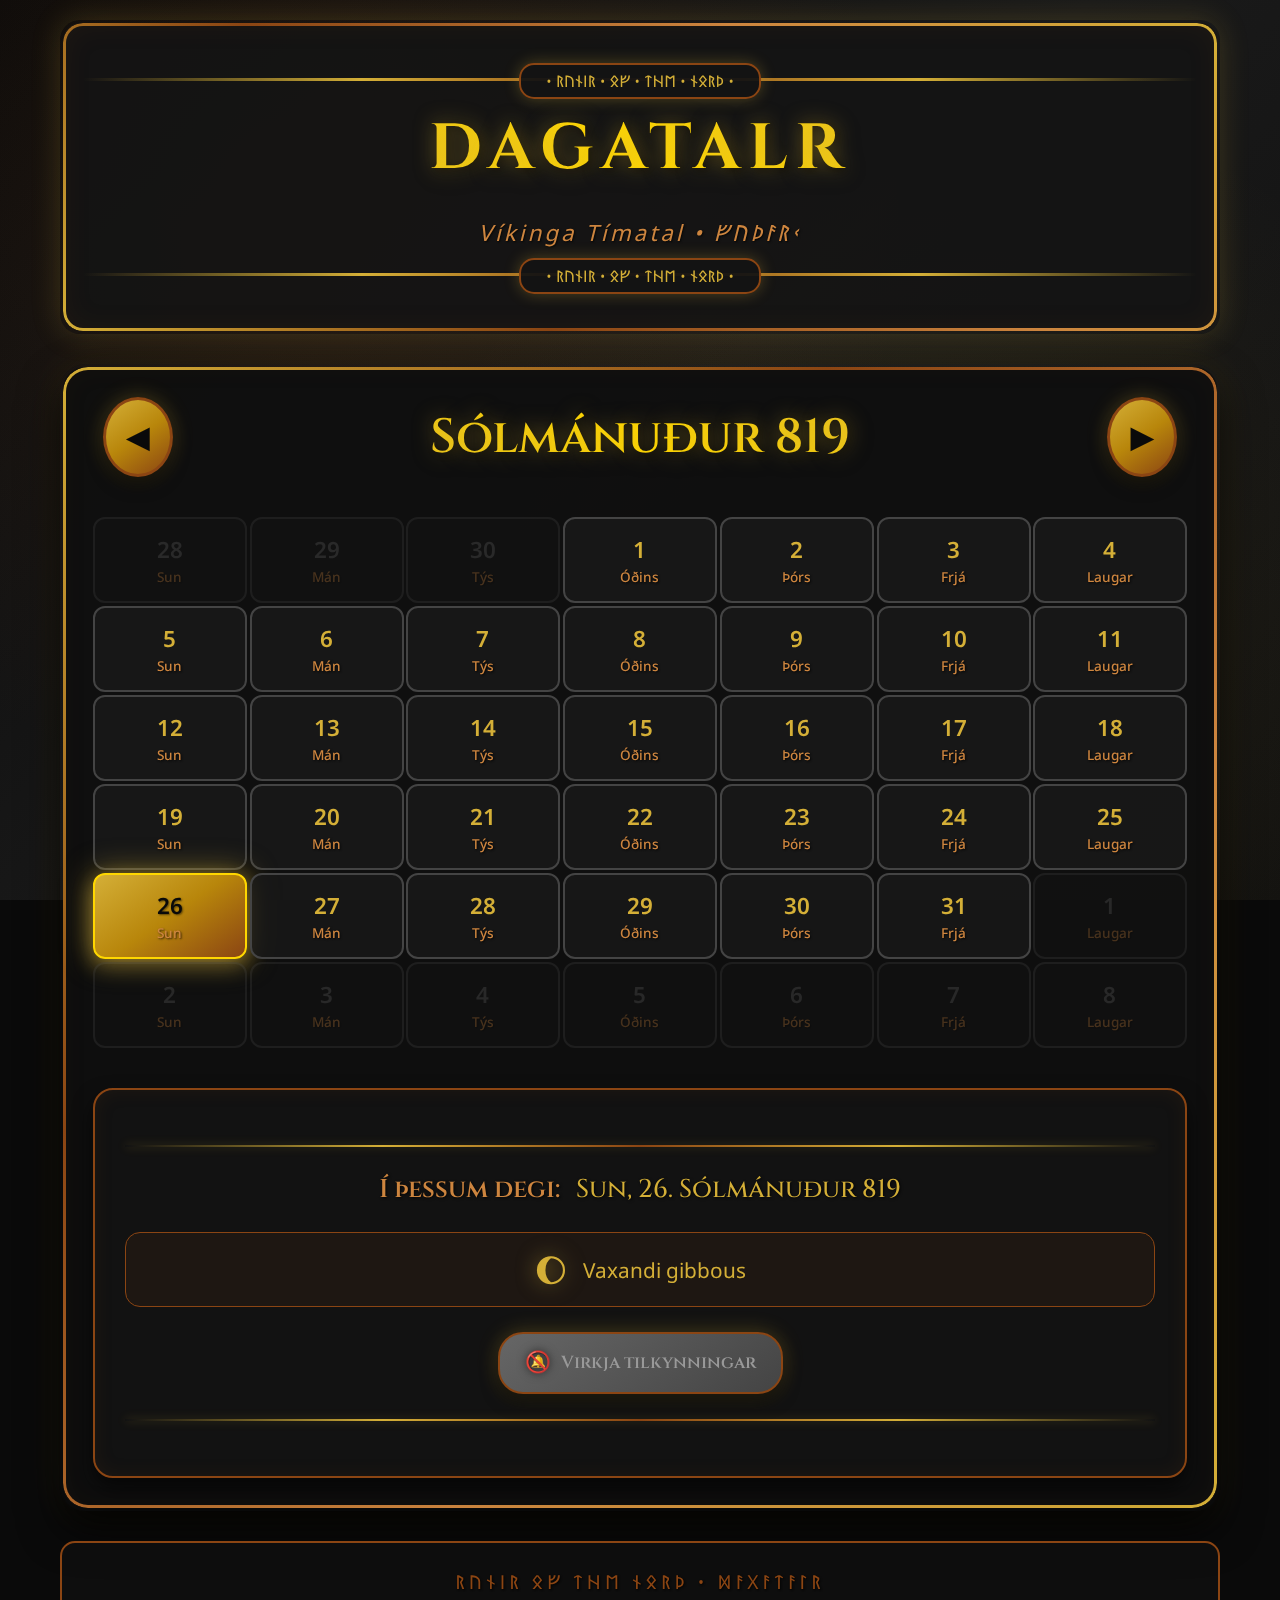
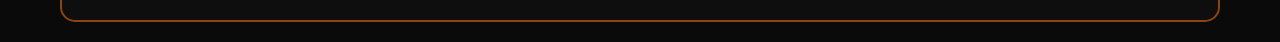
<file: index.html>
<html lang="en">
<head>
    <meta charset="UTF-8">
    <meta name="viewport" content="width=device-width, initial-scale=1.0, user-scalable=no">
    <title>Dagatalr - Viking Norse Calendar</title>
    <link rel="stylesheet" href="styles.css">
    <link rel="preconnect" href="https://fonts.googleapis.com">
    <link rel="preconnect" href="https://fonts.gstatic.com" crossorigin>
    <link href="https://fonts.googleapis.com/css2?family=Cinzel:wght@400;500;600;700&family=Noto+Sans:wght@300;400;500;600&family=Noto+Sans+Runic&display=swap" rel="stylesheet">
    <link rel="manifest" href="manifest.json">
    <meta name="theme-color" content="#d4af37">
    <meta name="apple-mobile-web-app-capable" content="yes">
    <meta name="apple-mobile-web-app-status-bar-style" content="black-translucent">
    <meta name="apple-mobile-web-app-title" content="Dagatalr">
    <link rel="apple-touch-icon" href="icon-192.png">
    <link rel="icon" type="image/png" sizes="192x192" href="icon-192.png">
    <link rel="icon" type="image/png" sizes="512x512" href="icon-512.png">
</head>
<body>
    <div class="container">
        <header class="header">
            <div class="runes-border"></div>
            <h1 class="title">DAGATALR</h1>
            <p class="subtitle">Víkinga Tímatal • ᚠᚢᚦᚨᚱᚲ</p>
            <div class="runes-border"></div>
        </header>

        <main class="main">
            <div class="calendar-controls">
                <button class="control-btn" id="prevMonth">◀</button>
                <div class="month-year-display">
                    <h2 id="monthYear"></h2>
                </div>
                <button class="control-btn" id="nextMonth">▶</button>
            </div>

            <div class="calendar-grid">
                <div class="days-container" id="daysContainer"></div>
            </div>

            <div class="current-date-display">
                <div class="rune-divider"></div>
                <div class="current-date">
                    <span class="current-label">Í þessum degi:</span>
                    <span id="currentVikingDate"></span>
                </div>
                <div class="moon-phase">
                    <span class="moon-icon" id="moonPhase">🌙</span>
                    <span id="moonPhaseName"></span>
                </div>
                <div class="notification-controls">
                    <button class="notification-btn" id="notificationToggle">
                        <span id="notificationIcon">🔔</span>
                        <span id="notificationText">Vekja tilkynningar</span>
                    </button>
                </div>
                <div class="rune-divider"></div>
            </div>
        </main>

        <footer class="footer">
            <div class="runes-text">ᚱᚢᚾᛁᚱ ᛟᚠ ᛏᚺᛖ ᚾᛟᚱᚦ ᛫ ᛞᚨᚷᚨᛏᚨᛚᚱ</div>
        </footer>
    </div>

    <script src="script.js"></script>
</body>
</html>
</file>
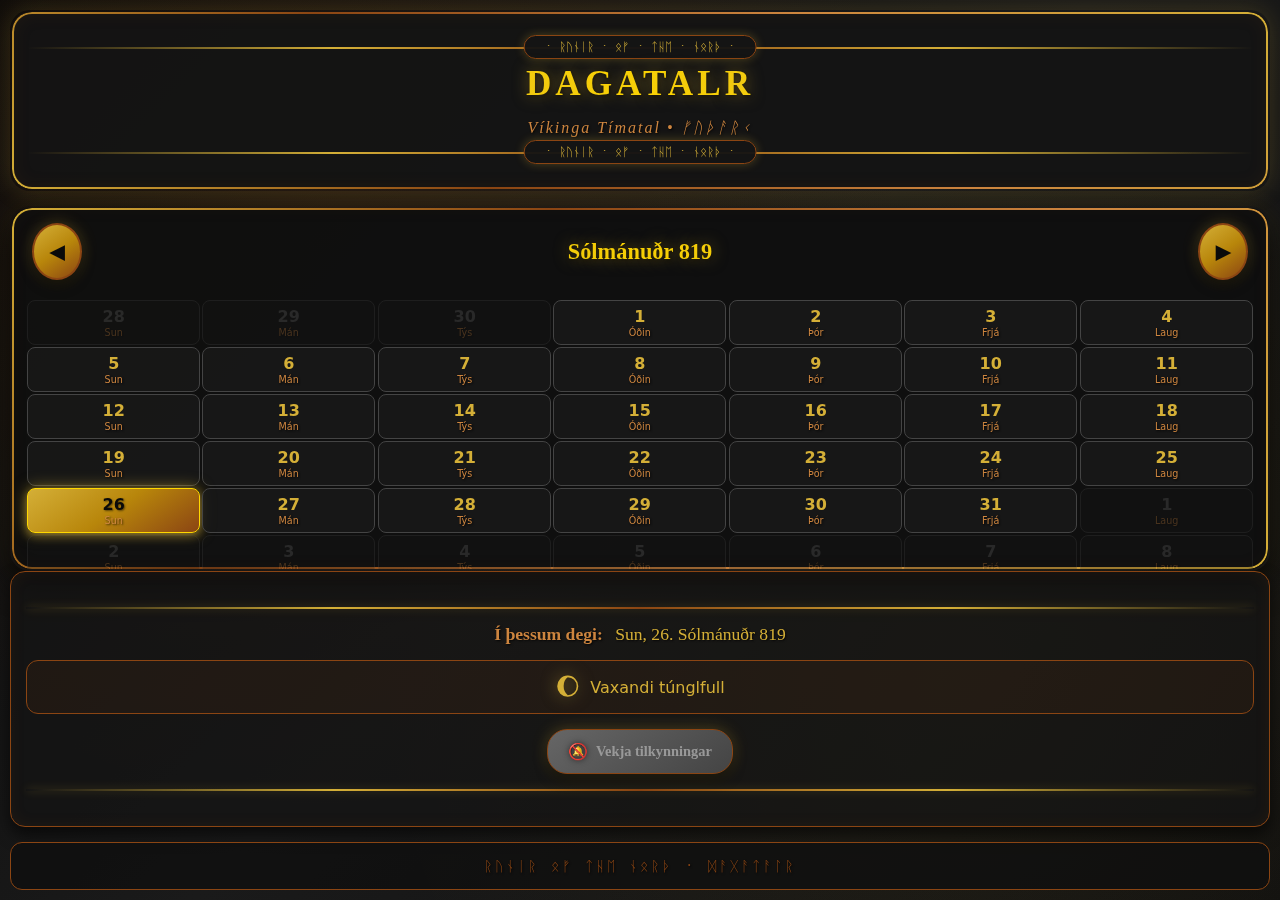
<file: android.html>
<!DOCTYPE html>
<html lang="en">
<head>
    <meta charset="UTF-8">
    <meta name="viewport" content="width=device-width, initial-scale=1.0, maximum-scale=1.0, user-scalable=no, viewport-fit=cover">
    <title>Dagatalr - Viking Norse Calendar | Android</title>
    <link rel="preconnect" href="https://fonts.googleapis.com">
    <link rel="preconnect" href="https://fonts.gstatic.com" crossorigin>
    <link href="https://fonts.googleapis.com/css2?family=Cinzel:wght@400;500;600;700&family=Noto+Sans:wght@300;400;500;600&family=Noto+Sans+Runic&display=swap" rel="stylesheet">
    <link rel="manifest" href="manifest.json">
    <meta name="theme-color" content="#d4af37">
    <meta name="apple-mobile-web-app-capable" content="yes">
    <meta name="apple-mobile-web-app-status-bar-style" content="black-translucent">
    <meta name="apple-mobile-web-app-title" content="Dagatalr">
    <meta name="mobile-web-app-capable" content="yes">
    <meta name="format-detection" content="telephone=no">
    <meta name="msapplication-TileColor" content="#d4af37">
    <meta name="msapplication-config" content="browserconfig.xml">
    <link rel="apple-touch-icon" href="icon-192.png">
    <link rel="icon" type="image/png" sizes="192x192" href="icon-192.png">
    <link rel="icon" type="image/png" sizes="512x512" href="icon-512.png">
    <style>
        * {
            margin: 0;
            padding: 0;
            box-sizing: border-box;
            -webkit-tap-highlight-color: transparent;
            -webkit-touch-callout: none;
            -webkit-user-select: none;
            -moz-user-select: none;
            -ms-user-select: none;
            user-select: none;
        }

        @import url('https://fonts.googleapis.com/css2?family=Noto+Sans+Runic&display=swap');

        @font-face {
            font-family: 'Elder Futhark';
            src: local('Noto Sans Runic'),
                 local('DejaVu Sans'),
                 local('Liberation Sans'),
                 local('FreeSans'),
                 local('Arial Unicode MS'),
                 local('Lucida Sans Unicode'),
                 local('Code2000'),
                 local('Symbola'),
                 local('Unifont');
            font-display: swap;
            unicode-range: U+16A0-16FF;
        }

        html {
            height: 100%;
            height: 100vh;
            height: -webkit-fill-available;
            overflow: hidden;
        }

        body {
            font-family: 'Noto Sans', 'DejaVu Sans', 'Liberation Sans', 'FreeSans', sans-serif;
            background: #0a0a0a;
            color: #d4af37;
            height: 100%;
            height: 100vh;
            height: -webkit-fill-available;
            background-image: 
                radial-gradient(circle at 25% 25%, rgba(139, 69, 19, 0.15) 0%, transparent 50%),
                radial-gradient(circle at 75% 75%, rgba(212, 175, 55, 0.08) 0%, transparent 50%),
                linear-gradient(135deg, #0a0a0a 0%, #1a1a1a 50%, #0f0f0f 100%);
            background-attachment: fixed;
            overflow: hidden;
            touch-action: manipulation;
            -webkit-font-smoothing: antialiased;
            -moz-osx-font-smoothing: grayscale;
            text-rendering: optimizeLegibility;
            -webkit-text-size-adjust: 100%;
            -ms-text-size-adjust: 100%;
            -webkit-transform: translateZ(0);
            transform: translateZ(0);
            position: fixed;
            width: 100%;
        }

        .container {
            height: 100%;
            height: 100vh;
            height: -webkit-fill-available;
            padding: env(safe-area-inset-top, 10px) env(safe-area-inset-right, 10px) env(safe-area-inset-bottom, 10px) env(safe-area-inset-left, 10px);
            display: flex;
            flex-direction: column;
            overflow-y: auto;
            overflow-x: hidden;
            -webkit-overflow-scrolling: touch;
            overscroll-behavior: contain;
            position: relative;
            will-change: scroll-position;
        }

        .header {
            text-align: center;
            margin-bottom: 15px;
            position: relative;
            background: rgba(20, 20, 20, 0.95);
            padding: 20px 15px;
            border-radius: 20px;
            border: 2px solid transparent;
            background-clip: padding-box;
            box-shadow: 
                0 0 25px rgba(212, 175, 55, 0.2),
                inset 0 0 20px rgba(139, 69, 19, 0.1);
            will-change: transform;
            -webkit-backface-visibility: hidden;
            backface-visibility: hidden;
            flex-shrink: 0;
        }

        .header::before {
            content: '';
            position: absolute;
            top: 0;
            left: 0;
            right: 0;
            bottom: 0;
            background: linear-gradient(45deg, #d4af37, #8b4513, #cd853f, #d4af37);
            border-radius: 20px;
            padding: 2px;
            mask: linear-gradient(#fff 0 0) content-box, linear-gradient(#fff 0 0);
            mask-composite: exclude;
            -webkit-mask-composite: xor;
            z-index: -1;
        }

        .runes-border {
            height: 2px;
            background: linear-gradient(90deg, transparent, #d4af37, #8b4513, #d4af37, transparent);
            margin: 15px 0;
            position: relative;
            border-radius: 2px;
        }

        .runes-border::before {
            content: '᛫ ᚱᚢᚾᛁᚱ ᛫ ᛟᚠ ᛫ ᛏᚺᛖ ᛫ ᚾᛟᚱᚦ ᛫';
            position: absolute;
            top: -12px;
            left: 50%;
            transform: translateX(-50%);
            background: rgba(20, 20, 20, 0.95);
            padding: 4px 20px;
            font-size: 12px;
            color: #d4af37;
            border-radius: 12px;
            border: 1px solid #8b4513;
            box-shadow: 0 0 10px rgba(212, 175, 55, 0.3);
            font-family: 'Elder Futhark', 'Noto Sans Runic', monospace;
            white-space: nowrap;
        }

        .title {
            font-family: 'Cinzel', serif;
            font-size: 2.2rem;
            font-weight: 700;
            background: linear-gradient(45deg, #d4af37, #ffd700, #d4af37);
            -webkit-background-clip: text;
            -webkit-text-fill-color: transparent;
            background-clip: text;
            text-shadow: 0 0 15px rgba(212, 175, 55, 0.5);
            letter-spacing: 4px;
            margin: 15px 0;
            filter: drop-shadow(1px 1px 2px rgba(0, 0, 0, 0.8));
            -webkit-font-smoothing: antialiased;
        }

        .subtitle {
            font-size: 1rem;
            color: #cd853f;
            font-style: italic;
            letter-spacing: 2px;
            font-weight: 300;
            text-shadow: 1px 1px 2px rgba(0, 0, 0, 0.7);
            font-family: 'Elder Futhark', 'Noto Sans Runic', serif;
            -webkit-font-smoothing: antialiased;
        }

        .main {
            background: rgba(15, 15, 15, 0.95);
            border-radius: 20px;
            padding: 15px;
            box-shadow: 
                0 15px 30px rgba(0, 0, 0, 0.8),
                0 0 30px rgba(212, 175, 55, 0.1),
                inset 0 0 20px rgba(139, 69, 19, 0.05);
            border: 2px solid transparent;
            background-clip: padding-box;
            flex: 1;
            position: relative;
            overflow: hidden;
            display: flex;
            flex-direction: column;
            min-height: 0;
        }

        .main::before {
            content: '';
            position: absolute;
            top: 0;
            left: 0;
            right: 0;
            bottom: 0;
            background: linear-gradient(135deg, #d4af37, #8b4513, #cd853f, #d4af37);
            border-radius: 20px;
            padding: 2px;
            mask: linear-gradient(#fff 0 0) content-box, linear-gradient(#fff 0 0);
            mask-composite: exclude;
            -webkit-mask-composite: xor;
            z-index: -1;
        }

        .calendar-controls {
            display: flex;
            justify-content: space-between;
            align-items: center;
            margin-bottom: 20px;
            padding: 0 5px;
            flex-shrink: 0;
        }

        .control-btn {
            background: linear-gradient(145deg, #d4af37, #b8860b, #8b4513);
            border: none;
            color: #0a0a0a;
            font-size: 1.2rem;
            font-weight: bold;
            padding: 15px;
            border-radius: 50%;
            cursor: pointer;
            transition: all 0.2s ease;
            box-shadow: 
                0 6px 12px rgba(0, 0, 0, 0.5),
                0 0 15px rgba(212, 175, 55, 0.3);
            min-width: 50px;
            min-height: 50px;
            display: flex;
            align-items: center;
            justify-content: center;
            border: 2px solid #8b4513;
            position: relative;
            overflow: hidden;
            -webkit-tap-highlight-color: transparent;
            -webkit-touch-callout: none;
            -webkit-user-select: none;
            touch-action: manipulation;
            -webkit-appearance: none;
            will-change: transform;
            -webkit-backface-visibility: hidden;
            backface-visibility: hidden;
        }

        .control-btn:active {
            transform: scale(0.95);
            box-shadow: 
                0 3px 6px rgba(0, 0, 0, 0.6),
                0 0 10px rgba(212, 175, 55, 0.4);
        }

        .month-year-display {
            text-align: center;
            flex: 1;
            margin: 0 15px;
        }

        .month-year-display h2 {
            font-family: 'Cinzel', serif;
            font-size: 1.4rem;
            background: linear-gradient(45deg, #d4af37, #ffd700, #d4af37);
            -webkit-background-clip: text;
            -webkit-text-fill-color: transparent;
            background-clip: text;
            font-weight: 600;
            text-shadow: 0 0 15px rgba(212, 175, 55, 0.5);
            filter: drop-shadow(1px 1px 2px rgba(0, 0, 0, 0.8));
            -webkit-font-smoothing: antialiased;
        }

        .calendar-grid {
            flex: 1;
            min-height: 0;
            margin-bottom: 15px;
        }

        .days-container {
            display: grid;
            grid-template-columns: repeat(7, 1fr);
            gap: 2px;
            height: 100%;
        }

        .day-cell {
            background: rgba(25, 25, 25, 0.8);
            border: 1px solid #444;
            padding: 8px 4px;
            text-align: center;
            cursor: pointer;
            transition: all 0.2s ease;
            border-radius: 8px;
            min-height: 45px;
            display: flex;
            flex-direction: column;
            justify-content: center;
            align-items: center;
            touch-action: manipulation;
            position: relative;
            overflow: hidden;
            -webkit-tap-highlight-color: rgba(212, 175, 55, 0.2);
            -webkit-touch-callout: none;
            -webkit-user-select: none;
            will-change: transform;
            -webkit-backface-visibility: hidden;
            backface-visibility: hidden;
        }

        .day-cell:active {
            background: rgba(212, 175, 55, 0.2);
            transform: scale(0.95);
            border-color: #d4af37;
        }

        .day-cell.today {
            background: linear-gradient(145deg, #d4af37, #b8860b, #8b4513);
            color: #0a0a0a;
            font-weight: bold;
            box-shadow: 
                0 4px 8px rgba(212, 175, 55, 0.4),
                0 0 15px rgba(212, 175, 55, 0.6);
            border-color: #ffd700;
            text-shadow: 1px 1px 2px rgba(0, 0, 0, 0.5);
        }

        .day-cell.other-month {
            opacity: 0.3;
            color: #666;
        }

        .day-number {
            font-size: 1rem;
            font-weight: 600;
            margin-bottom: 1px;
            -webkit-font-smoothing: antialiased;
        }

        .viking-day {
            font-size: 0.6rem;
            color: #cd853f;
            font-weight: 500;
            text-shadow: 1px 1px 2px rgba(0, 0, 0, 0.7);
            -webkit-font-smoothing: antialiased;
        }

        .current-date-display {
            text-align: center;
            background: rgba(20, 20, 20, 0.7);
            padding: 20px 15px;
            border-radius: 15px;
            border: 1px solid #8b4513;
            box-shadow: 
                0 8px 16px rgba(0, 0, 0, 0.6),
                inset 0 0 15px rgba(139, 69, 19, 0.1);
            flex-shrink: 0;
        }

        .rune-divider {
            height: 2px;
            background: linear-gradient(90deg, transparent, #d4af37, #8b4513, #d4af37, transparent);
            margin: 15px 0;
            border-radius: 2px;
            box-shadow: 0 0 8px rgba(212, 175, 55, 0.3);
        }

        .current-date {
            font-size: 1.1rem;
            margin: 15px 0;
            font-family: 'Cinzel', serif;
            font-weight: 500;
            text-shadow: 1px 1px 2px rgba(0, 0, 0, 0.8);
            -webkit-font-smoothing: antialiased;
        }

        .current-label {
            color: #cd853f;
            font-weight: 600;
            margin-right: 8px;
        }

        .moon-phase {
            display: flex;
            align-items: center;
            justify-content: center;
            gap: 10px;
            font-size: 1rem;
            margin-top: 15px;
            padding: 12px;
            background: rgba(139, 69, 19, 0.1);
            border-radius: 12px;
            border: 1px solid #8b4513;
            flex-wrap: wrap;
        }

        .moon-icon {
            font-size: 1.5rem;
            filter: drop-shadow(0 0 8px rgba(212, 175, 55, 0.5));
        }

        .notification-controls {
            margin-top: 15px;
            display: flex;
            justify-content: center;
            align-items: center;
        }

        .notification-btn {
            background: linear-gradient(145deg, #d4af37, #b8860b, #8b4513);
            border: none;
            color: #0a0a0a;
            font-size: 0.9rem;
            font-weight: 600;
            padding: 12px 20px;
            border-radius: 20px;
            cursor: pointer;
            transition: all 0.2s ease;
            box-shadow: 
                0 6px 12px rgba(0, 0, 0, 0.5),
                0 0 15px rgba(212, 175, 55, 0.3);
            display: flex;
            align-items: center;
            gap: 8px;
            border: 1px solid #8b4513;
            position: relative;
            overflow: hidden;
            font-family: 'Cinzel', serif;
            -webkit-tap-highlight-color: transparent;
            -webkit-touch-callout: none;
            -webkit-user-select: none;
            touch-action: manipulation;
            -webkit-appearance: none;
            will-change: transform;
            -webkit-backface-visibility: hidden;
            backface-visibility: hidden;
        }

        .notification-btn:active {
            transform: scale(0.95);
            box-shadow: 
                0 3px 6px rgba(0, 0, 0, 0.6),
                0 0 10px rgba(212, 175, 55, 0.4);
        }

        .notification-btn.disabled {
            background: linear-gradient(145deg, #666, #444);
            color: #999;
            cursor: not-allowed;
        }

        .notification-btn.disabled:active {
            transform: none;
        }

        #notificationIcon {
            font-size: 1rem;
            filter: drop-shadow(0 0 3px rgba(0, 0, 0, 0.5));
        }

        .footer {
            text-align: center;
            margin-top: 15px;
            padding: 15px;
            background: rgba(15, 15, 15, 0.8);
            border-radius: 12px;
            border: 1px solid #8b4513;
            flex-shrink: 0;
        }

        .runes-text {
            font-size: 0.9rem;
            color: #8b4513;
            letter-spacing: 3px;
            font-weight: 500;
            text-shadow: 1px 1px 2px rgba(0, 0, 0, 0.8);
            font-family: 'Elder Futhark', 'Noto Sans Runic', monospace;
            -webkit-font-smoothing: antialiased;
        }

        /* Vibration feedback for Android */
        @media (max-width: 480px) {
            .control-btn:active,
            .day-cell:active,
            .notification-btn:active {
                animation: vibrate 0.1s;
            }
        }

        @keyframes vibrate {
            0%, 100% { transform: translateX(0); }
            25% { transform: translateX(-1px); }
            75% { transform: translateX(1px); }
        }

        /* Android keyboard optimizations */
        @media screen and (max-height: 500px) {
            .header {
                margin-bottom: 10px;
                padding: 15px 10px;
            }
            
            .title {
                font-size: 1.8rem;
                margin: 10px 0;
            }
            
            .main {
                padding: 10px;
            }
            
            .calendar-controls {
                margin-bottom: 15px;
            }
            
            .day-cell {
                min-height: 35px;
                padding: 6px 3px;
            }
            
            .day-number {
                font-size: 0.9rem;
            }
            
            .viking-day {
                font-size: 0.5rem;
            }
        }

        /* Android Chrome specific optimizations */
        @supports (-webkit-appearance: none) {
            .control-btn,
            .day-cell,
            .notification-btn {
                -webkit-appearance: none;
            }
        }

        /* Landscape orientation for Android */
        @media (orientation: landscape) and (max-height: 600px) {
            .container {
                flex-direction: row;
                align-items: stretch;
            }
            
            .header {
                width: 30%;
                margin-right: 15px;
                margin-bottom: 0;
                display: flex;
                flex-direction: column;
                justify-content: center;
            }
            
            .main {
                width: 45%;
                margin-right: 15px;
            }
            
            .footer,
            .current-date-display {
                width: 25%;
            }
            
            .title {
                font-size: 1.5rem;
            }
            
            .month-year-display h2 {
                font-size: 1.2rem;
            }
        }

        /* Android motion preferences */
        @media (prefers-reduced-motion: reduce) {
            * {
                animation-duration: 0.01ms !important;
                animation-iteration-count: 1 !important;
                transition-duration: 0.01ms !important;
            }
        }

        /* Android performance optimizations */
        .main,
        .header,
        .footer,
        .current-date-display {
            -webkit-transform: translateZ(0);
            transform: translateZ(0);
            will-change: transform;
            -webkit-backface-visibility: hidden;
            backface-visibility: hidden;
        }

        /* Android dark mode support */
        @media (prefers-color-scheme: dark) {
            body {
                background: #0a0a0a;
                color: #d4af37;
            }
        }

        /* Android safe area support */
        @supports (padding: max(0px)) {
            .container {
                padding-top: max(env(safe-area-inset-top), 10px);
                padding-bottom: max(env(safe-area-inset-bottom), 10px);
                padding-left: max(env(safe-area-inset-left), 10px);
                padding-right: max(env(safe-area-inset-right), 10px);
            }
        }

        /* High refresh rate Android devices */
        @media (min-resolution: 120dpi) {
            .control-btn,
            .day-cell,
            .notification-btn {
                transition-duration: 0.1s;
            }
        }

        /* Foldable screen support */
        @media (spanning: single-fold-vertical) {
            .container {
                flex-direction: row;
            }
            
            .main {
                width: 60%;
            }
            
            .header {
                width: 40%;
            }
        }
    </style>
</head>
<body>
    <div class="container">
        <header class="header">
            <div class="runes-border"></div>
            <h1 class="title">DAGATALR</h1>
            <p class="subtitle">Víkinga Tímatal • ᚠᚢᚦᚨᚱᚲ</p>
            <div class="runes-border"></div>
        </header>

        <main class="main">
            <div class="calendar-controls">
                <button class="control-btn" id="prevMonth">◀</button>
                <div class="month-year-display">
                    <h2 id="monthYear"></h2>
                </div>
                <button class="control-btn" id="nextMonth">▶</button>
            </div>

            <div class="calendar-grid">
                <div class="days-container" id="daysContainer"></div>
            </div>
        </main>

        <div class="current-date-display">
            <div class="rune-divider"></div>
            <div class="current-date">
                <span class="current-label">Í þessum degi:</span>
                <span id="currentVikingDate"></span>
            </div>
            <div class="moon-phase">
                <span class="moon-icon" id="moonPhase">🌙</span>
                <span id="moonPhaseName"></span>
            </div>
            <div class="notification-controls">
                <button class="notification-btn" id="notificationToggle">
                    <span id="notificationIcon">🔔</span>
                    <span id="notificationText">Vekja tilkynningar</span>
                </button>
            </div>
            <div class="rune-divider"></div>
        </div>

        <footer class="footer">
            <div class="runes-text">ᚱᚢᚾᛁᚱ ᛟᚠ ᛏᚺᛖ ᚾᛟᚱᚦ ᛫ ᛞᚨᚷᚨᛏᚨᛚᚱ</div>
        </footer>
    </div>

    <script>
        class VikingCalendar {
            constructor() {
                this.currentDate = new Date();
                this.displayMonth = this.currentDate.getMonth();
                this.displayYear = this.currentDate.getFullYear();
                
                this.vikingMonths = [
                    'Jólmánuðr', 'Þorri', 'Góa', 'Einmánuðr', 
                    'Harpa', 'Skerpla', 'Sólmánuðr', 'Heyannir',
                    'Tvímánuðr', 'Haustmánuðr', 'Gormánuðr', 'Ýlir'
                ];
                
                this.vikingDays = [
                    'Sunnudagr', 'Mánadagr', 'Týsdagr', 'Óðinsdagr',
                    'Þórsdagr', 'Frjádagr', 'Laugardagr'
                ];
                
                this.moonPhases = ['🌑', '🌒', '🌓', '🌔', '🌕', '🌖', '🌗', '🌘'];
                this.moonNames = [
                    'Nýmáni', 'Vaxandi máni', 'Hálfmáni', 'Vaxandi túnglfull',
                    'Fullmáni', 'Minnkandi túnglfull', 'Minnkandi hálfmáni', 'Gamall máni'
                ];
                
                this.notificationsEnabled = false;
                this.lastTouchTime = 0;
                
                this.init();
            }
            
            init() {
                this.registerServiceWorker();
                this.bindEvents();
                this.addTouchEvents();
                this.initNotifications();
                this.render();
                this.updateCurrentDate();
                this.addAndroidOptimizations();
            }
            
            registerServiceWorker() {
                if ('serviceWorker' in navigator) {
                    navigator.serviceWorker.register('/sw.js')
                        .then(registration => {
                            console.log('SW registered: ', registration);
                            this.swRegistration = registration;
                        })
                        .catch(registrationError => {
                            console.log('SW registration failed: ', registrationError);
                        });
                }
            }
            
            bindEvents() {
                document.getElementById('prevMonth').addEventListener('click', (e) => {
                    e.preventDefault();
                    this.vibrate(50);
                    this.navigateMonth(-1);
                });
                
                document.getElementById('nextMonth').addEventListener('click', (e) => {
                    e.preventDefault();
                    this.vibrate(50);
                    this.navigateMonth(1);
                });
                
                document.getElementById('notificationToggle').addEventListener('click', (e) => {
                    e.preventDefault();
                    this.vibrate(100);
                    this.toggleNotifications();
                });
            }
            
            addTouchEvents() {
                let touchStartX = 0;
                let touchStartY = 0;
                let touchStartTime = 0;
                
                document.addEventListener('touchstart', (e) => {
                    touchStartX = e.touches[0].clientX;
                    touchStartY = e.touches[0].clientY;
                    touchStartTime = Date.now();
                }, { passive: true });
                
                document.addEventListener('touchend', (e) => {
                    if (!touchStartX || !touchStartY) return;
                    
                    const touchEndX = e.changedTouches[0].clientX;
                    const touchEndY = e.changedTouches[0].clientY;
                    const touchEndTime = Date.now();
                    
                    const deltaX = touchEndX - touchStartX;
                    const deltaY = touchEndY - touchStartY;
                    const deltaTime = touchEndTime - touchStartTime;
                    
                    // Swipe detection with improved sensitivity for Android
                    if (Math.abs(deltaX) > Math.abs(deltaY) && 
                        Math.abs(deltaX) > 50 && 
                        deltaTime < 300) {
                        
                        this.vibrate(30);
                        
                        if (deltaX > 0) {
                            this.navigateMonth(-1);
                        } else {
                            this.navigateMonth(1);
                        }
                    }
                    
                    touchStartX = 0;
                    touchStartY = 0;
                    touchStartTime = 0;
                }, { passive: true });
                
                // Prevent double-tap zoom on Android
                let lastTap = 0;
                document.addEventListener('touchend', (e) => {
                    const currentTime = new Date().getTime();
                    const tapLength = currentTime - lastTap;
                    if (tapLength < 500 && tapLength > 0) {
                        e.preventDefault();
                    }
                    lastTap = currentTime;
                });
            }
            
            addAndroidOptimizations() {
                // Prevent scroll bounce on Android
                document.body.addEventListener('touchmove', (e) => {
                    if (e.target === document.body) {
                        e.preventDefault();
                    }
                }, { passive: false });
                
                // Optimize for Android Chrome
                if (navigator.userAgent.toLowerCase().indexOf('android') > -1) {
                    // Add Android-specific optimizations
                    document.body.style.webkitUserSelect = 'none';
                    document.body.style.webkitTouchCallout = 'none';
                    
                    // Force hardware acceleration on Android
                    const elements = document.querySelectorAll('.control-btn, .day-cell, .notification-btn');
                    elements.forEach(el => {
                        el.style.willChange = 'transform';
                        el.style.webkitBackfaceVisibility = 'hidden';
                    });
                }
                
                // Handle Android keyboard
                window.addEventListener('resize', () => {
                    if (window.innerHeight < 500) {
                        document.body.classList.add('keyboard-open');
                    } else {
                        document.body.classList.remove('keyboard-open');
                    }
                });
            }
            
            vibrate(duration = 50) {
                if ('vibrate' in navigator) {
                    navigator.vibrate(duration);
                }
            }
            
            navigateMonth(direction) {
                this.displayMonth += direction;
                if (this.displayMonth < 0) {
                    this.displayMonth = 11;
                    this.displayYear--;
                } else if (this.displayMonth > 11) {
                    this.displayMonth = 0;
                    this.displayYear++;
                }
                this.render();
            }
            
            render() {
                this.renderMonthYear();
                this.renderCalendar();
                this.renderMoonPhase();
            }
            
            renderMonthYear() {
                const monthYearElement = document.getElementById('monthYear');
                const vikingYear = this.convertToVikingYear(this.displayYear);
                monthYearElement.textContent = `${this.vikingMonths[this.displayMonth]} ${vikingYear}`;
            }
            
            renderCalendar() {
                const daysContainer = document.getElementById('daysContainer');
                daysContainer.innerHTML = '';
                
                const firstDay = new Date(this.displayYear, this.displayMonth, 1);
                const startDate = new Date(firstDay);
                startDate.setDate(startDate.getDate() - firstDay.getDay());
                
                const today = new Date();
                
                for (let i = 0; i < 42; i++) {
                    const date = new Date(startDate);
                    date.setDate(startDate.getDate() + i);
                    
                    const dayCell = document.createElement('div');
                    dayCell.className = 'day-cell';
                    
                    if (date.getMonth() !== this.displayMonth) {
                        dayCell.classList.add('other-month');
                    }
                    
                    if (date.toDateString() === today.toDateString()) {
                        dayCell.classList.add('today');
                    }
                    
                    const dayNumber = document.createElement('div');
                    dayNumber.className = 'day-number';
                    dayNumber.textContent = date.getDate();
                    
                    const vikingDay = document.createElement('div');
                    vikingDay.className = 'viking-day';
                    vikingDay.textContent = this.getVikingDayName(date);
                    
                    dayCell.appendChild(dayNumber);
                    dayCell.appendChild(vikingDay);
                    
                    dayCell.addEventListener('click', (e) => {
                        e.preventDefault();
                        this.vibrate(30);
                        this.showDateInfo(date);
                    });
                    
                    daysContainer.appendChild(dayCell);
                }
            }
            
            showDateInfo(date) {
                const vikingDate = this.formatVikingDate(date);
                const moonPhase = this.calculateMoonPhase(date);
                const moonName = this.moonNames[moonPhase];
                
                // Use a more Android-friendly alert
                if (window.confirm(`Víkinga dagsetning upplýsingar:

${vikingDate}
🌙 Máni: ${moonName}

Fullr víkinga dagr: ${this.vikingDays[date.getDay()]}
Nútíma dagsetning: ${date.toLocaleDateString()}

Ýttu á "OK" til að halda áfram.`)) {
                    this.vibrate(100);
                }
            }
            
            updateCurrentDate() {
                const currentVikingDateElement = document.getElementById('currentVikingDate');
                const now = new Date();
                const vikingDate = this.formatVikingDate(now);
                currentVikingDateElement.textContent = vikingDate;
            }
            
            formatVikingDate(date) {
                const vikingYear = this.convertToVikingYear(date.getFullYear());
                const vikingMonth = this.vikingMonths[date.getMonth()];
                const vikingDayName = this.getVikingDayName(date);
                const dayNumber = date.getDate();
                
                return `${vikingDayName}, ${dayNumber}. ${vikingMonth} ${vikingYear}`;
            }
            
            getVikingDayName(date) {
                const dayNames = ['Sun', 'Mán', 'Týs', 'Óðin', 'Þór', 'Frjá', 'Laug'];
                return dayNames[date.getDay()];
            }
            
            convertToVikingYear(modernYear) {
                const vikingStartYear = 793;
                const vikingEndYear = 1066;
                const vikingRange = vikingEndYear - vikingStartYear;
                
                const cyclePosition = (modernYear - 2000) % vikingRange;
                const vikingYear = vikingStartYear + Math.abs(cyclePosition);
                
                return vikingYear;
            }
            
            renderMoonPhase() {
                const moonPhaseElement = document.getElementById('moonPhase');
                const moonPhaseNameElement = document.getElementById('moonPhaseName');
                
                const now = new Date();
                const moonPhase = this.calculateMoonPhase(now);
                
                moonPhaseElement.textContent = this.moonPhases[moonPhase];
                moonPhaseNameElement.textContent = this.moonNames[moonPhase];
            }
            
            calculateMoonPhase(date) {
                const knownNewMoon = new Date(2000, 0, 6, 18, 14);
                const secondsSinceKnownNewMoon = (date - knownNewMoon) / 1000;
                const daysSinceKnownNewMoon = secondsSinceKnownNewMoon / 86400;
                const moonCycles = daysSinceKnownNewMoon / 29.53058867;
                const currentMoonCycle = moonCycles - Math.floor(moonCycles);
                
                return Math.floor(currentMoonCycle * 8);
            }
            
            async initNotifications() {
                if (!('Notification' in window)) {
                    console.log('This browser does not support notifications');
                    this.disableNotificationButton();
                    return;
                }
                
                const permission = await Notification.requestPermission();
                if (permission === 'granted') {
                    this.notificationsEnabled = true;
                    this.updateNotificationButton();
                    this.scheduleDailyNotification();
                } else {
                    this.updateNotificationButton();
                }
            }
            
            async toggleNotifications() {
                if (!('Notification' in window)) {
                    alert('Þinn vafri styður eigi tilkynningar');
                    return;
                }
                
                if (this.notificationsEnabled) {
                    this.notificationsEnabled = false;
                    this.cancelNotifications();
                    this.updateNotificationButton();
                } else {
                    const permission = await Notification.requestPermission();
                    if (permission === 'granted') {
                        this.notificationsEnabled = true;
                        this.updateNotificationButton();
                        this.scheduleDailyNotification();
                        this.showWelcomeNotification();
                    } else {
                        alert('Tilkynningar váru hafnaðar. Þú getur virkjað þær í stillingum vafrans.');
                    }
                }
            }
            
            updateNotificationButton() {
                const button = document.getElementById('notificationToggle');
                const icon = document.getElementById('notificationIcon');
                const text = document.getElementById('notificationText');
                
                if (this.notificationsEnabled) {
                    icon.textContent = '🔔';
                    text.textContent = 'Tilkynningar virkar';
                    button.classList.remove('disabled');
                } else {
                    icon.textContent = '🔕';
                    text.textContent = 'Vekja tilkynningar';
                    button.classList.add('disabled');
                }
            }
            
            disableNotificationButton() {
                const button = document.getElementById('notificationToggle');
                const icon = document.getElementById('notificationIcon');
                const text = document.getElementById('notificationText');
                
                icon.textContent = '🚫';
                text.textContent = 'Tilkynningar eigi studdar';
                button.classList.add('disabled');
                button.disabled = true;
            }
            
            showWelcomeNotification() {
                const now = new Date();
                const vikingDate = this.formatVikingDate(now);
                
                new Notification('Dagatalr - Tilkynningar virkjaðar', {
                    body: `Góðan dag! Í þessum degi er ${vikingDate}`,
                    icon: '/icon-192.png',
                    badge: '/icon-192.png',
                    tag: 'welcome',
                    requireInteraction: false
                });
            }
            
            scheduleDailyNotification() {
                this.cancelNotifications();
                
                const now = new Date();
                const nextNotification = new Date();
                nextNotification.setHours(9, 0, 0, 0);
                
                if (now.getTime() > nextNotification.getTime()) {
                    nextNotification.setDate(nextNotification.getDate() + 1);
                }
                
                const timeUntilNotification = nextNotification.getTime() - now.getTime();
                
                this.notificationTimeout = setTimeout(() => {
                    this.sendDailyNotification();
                    this.dailyNotificationInterval = setInterval(() => {
                        this.sendDailyNotification();
                    }, 24 * 60 * 60 * 1000);
                }, timeUntilNotification);
            }
            
            sendDailyNotification() {
                if (!this.notificationsEnabled) return;
                
                const now = new Date();
                const vikingDate = this.formatVikingDate(now);
                const vikingDayName = this.getVikingDayName(now);
                const moonPhase = this.calculateMoonPhase(now);
                const moonName = this.moonNames[moonPhase];
                
                new Notification('Dagatalr - Dagligt upprifjun', {
                    body: `${vikingDayName}dagr - ${vikingDate}\n🌙 ${moonName}`,
                    icon: '/icon-192.png',
                    badge: '/icon-192.png',
                    tag: 'daily-reminder',
                    requireInteraction: false,
                    vibrate: [200, 100, 200]
                });
            }
            
            cancelNotifications() {
                if (this.notificationTimeout) {
                    clearTimeout(this.notificationTimeout);
                    this.notificationTimeout = null;
                }
                
                if (this.dailyNotificationInterval) {
                    clearInterval(this.dailyNotificationInterval);
                    this.dailyNotificationInterval = null;
                }
            }
        }

        document.addEventListener('DOMContentLoaded', () => {
            new VikingCalendar();
        });

        // Android-specific page lifecycle
        document.addEventListener('visibilitychange', () => {
            if (document.hidden) {
                // App is hidden, save state
                console.log('App hidden');
            } else {
                // App is visible, restore state
                console.log('App visible');
            }
        });
    </script>
</body>
</html>
</file>
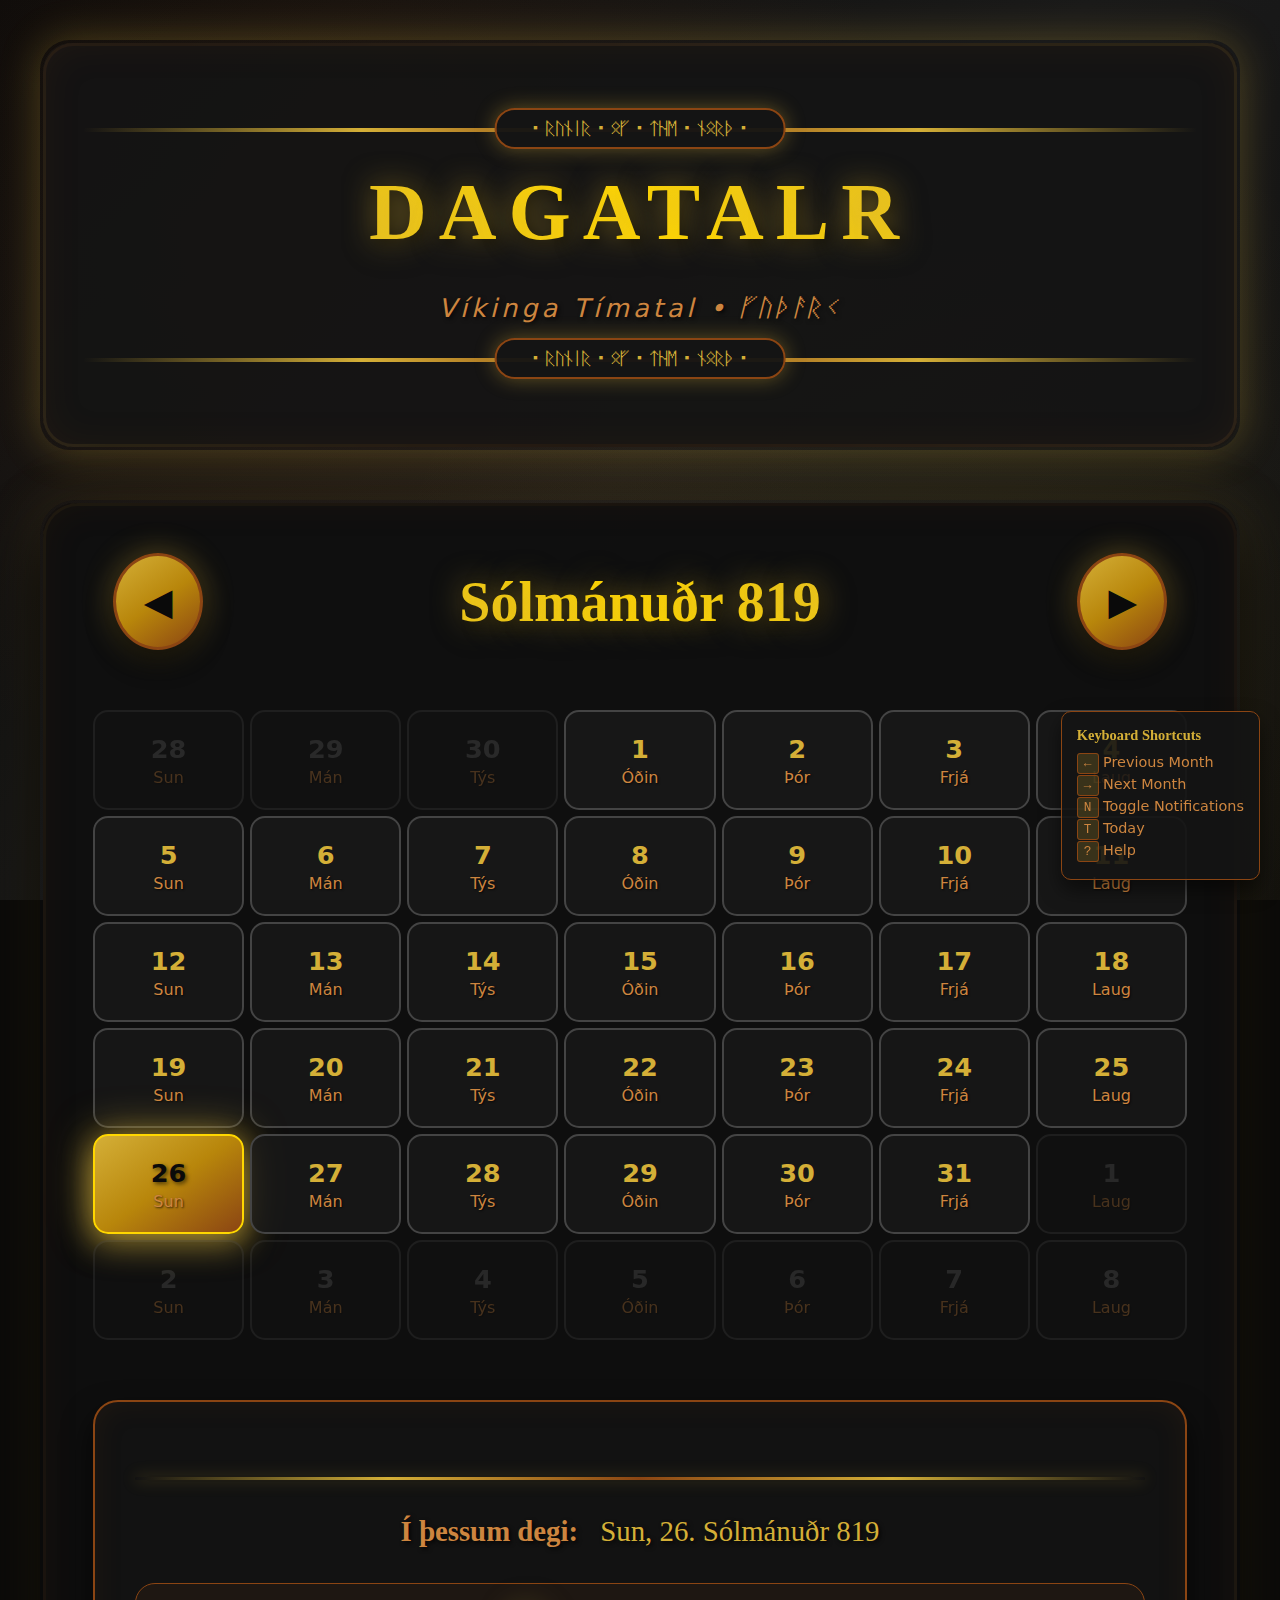
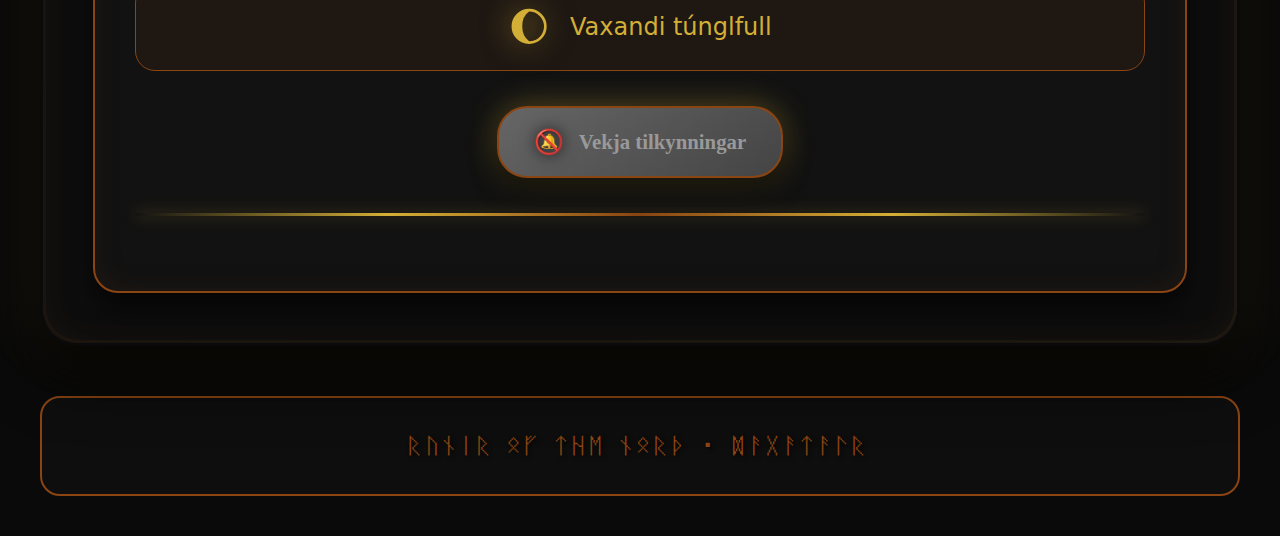
<file: web.html>
<!DOCTYPE html>
<html lang="en">
<head>
    <meta charset="UTF-8">
    <meta name="viewport" content="width=device-width, initial-scale=1.0">
    <title>Dagatalr - Viking Norse Calendar | Web Browser</title>
    <link rel="preconnect" href="https://fonts.googleapis.com">
    <link rel="preconnect" href="https://fonts.gstatic.com" crossorigin>
    <link href="https://fonts.googleapis.com/css2?family=Cinzel:wght@400;500;600;700&family=Noto+Sans:wght@300;400;500;600&family=Noto+Sans+Runic&display=swap" rel="stylesheet">
    <link rel="icon" type="image/png" sizes="192x192" href="icon-192.png">
    <link rel="icon" type="image/png" sizes="512x512" href="icon-512.png">
    <style>
        * {
            margin: 0;
            padding: 0;
            box-sizing: border-box;
        }

        @import url('https://fonts.googleapis.com/css2?family=Noto+Sans+Runic&display=swap');

        @font-face {
            font-family: 'Elder Futhark';
            src: local('Noto Sans Runic'),
                 local('DejaVu Sans'),
                 local('Liberation Sans'),
                 local('FreeSans'),
                 local('Arial Unicode MS'),
                 local('Lucida Sans Unicode'),
                 local('Code2000'),
                 local('Symbola'),
                 local('Unifont');
            font-display: swap;
            unicode-range: U+16A0-16FF;
        }

        body {
            font-family: 'Noto Sans', 'DejaVu Sans', 'Liberation Sans', 'FreeSans', sans-serif;
            background: #0a0a0a;
            color: #d4af37;
            min-height: 100vh;
            background-image: 
                radial-gradient(circle at 25% 25%, rgba(139, 69, 19, 0.15) 0%, transparent 50%),
                radial-gradient(circle at 75% 75%, rgba(212, 175, 55, 0.08) 0%, transparent 50%),
                linear-gradient(135deg, #0a0a0a 0%, #1a1a1a 50%, #0f0f0f 100%);
            background-attachment: fixed;
            overflow-x: hidden;
        }

        .container {
            max-width: 1400px;
            margin: 0 auto;
            padding: 40px;
            min-height: 100vh;
            display: flex;
            flex-direction: column;
        }

        .header {
            text-align: center;
            margin-bottom: 50px;
            position: relative;
            background: rgba(20, 20, 20, 0.9);
            padding: 50px 40px;
            border-radius: 30px;
            border: 3px solid transparent;
            background-clip: padding-box;
            box-shadow: 
                0 0 40px rgba(212, 175, 55, 0.3),
                inset 0 0 40px rgba(139, 69, 19, 0.1);
        }

        .header::before {
            content: '';
            position: absolute;
            top: 0;
            left: 0;
            right: 0;
            bottom: 0;
            background: linear-gradient(45deg, #d4af37, #8b4513, #cd853f, #d4af37);
            border-radius: 30px;
            padding: 3px;
            mask: linear-gradient(#fff 0 0) content-box, linear-gradient(#fff 0 0);
            mask-composite: exclude;
            -webkit-mask-composite: xor;
            z-index: -1;
        }

        .runes-border {
            height: 4px;
            background: linear-gradient(90deg, transparent, #d4af37, #8b4513, #d4af37, transparent);
            margin: 35px 0;
            position: relative;
            border-radius: 2px;
        }

        .runes-border::before {
            content: '᛫ ᚱᚢᚾᛁᚱ ᛫ ᛟᚠ ᛫ ᛏᚺᛖ ᛫ ᚾᛟᚱᚦ ᛫';
            position: absolute;
            top: -20px;
            left: 50%;
            transform: translateX(-50%);
            background: rgba(20, 20, 20, 0.95);
            padding: 8px 35px;
            font-size: 18px;
            color: #d4af37;
            border-radius: 20px;
            border: 2px solid #8b4513;
            box-shadow: 0 0 20px rgba(212, 175, 55, 0.4);
            font-family: 'Elder Futhark', 'Noto Sans Runic', 'DejaVu Sans', 'Liberation Sans', 'FreeSans', 'Arial Unicode MS', 'Lucida Sans Unicode', 'Code2000', 'Symbola', 'Unifont', monospace;
        }

        .title {
            font-family: 'Cinzel', serif;
            font-size: 5rem;
            font-weight: 700;
            background: linear-gradient(45deg, #d4af37, #ffd700, #d4af37);
            -webkit-background-clip: text;
            -webkit-text-fill-color: transparent;
            background-clip: text;
            text-shadow: 0 0 30px rgba(212, 175, 55, 0.6);
            letter-spacing: 12px;
            margin: 35px 0;
            filter: drop-shadow(3px 3px 6px rgba(0, 0, 0, 0.8));
        }

        .subtitle {
            font-size: 1.6rem;
            color: #cd853f;
            font-style: italic;
            letter-spacing: 4px;
            font-weight: 300;
            text-shadow: 2px 2px 4px rgba(0, 0, 0, 0.7);
            font-family: 'Elder Futhark', 'Noto Sans Runic', 'DejaVu Sans', 'Liberation Sans', 'FreeSans', 'Arial Unicode MS', 'Lucida Sans Unicode', 'Code2000', 'Symbola', 'Unifont', serif;
        }

        .main {
            background: rgba(15, 15, 15, 0.95);
            border-radius: 35px;
            padding: 50px;
            box-shadow: 
                0 30px 60px rgba(0, 0, 0, 0.8),
                0 0 60px rgba(212, 175, 55, 0.15),
                inset 0 0 40px rgba(139, 69, 19, 0.08);
            border: 3px solid transparent;
            background-clip: padding-box;
            flex: 1;
            position: relative;
        }

        .main::before {
            content: '';
            position: absolute;
            top: 0;
            left: 0;
            right: 0;
            bottom: 0;
            background: linear-gradient(135deg, #d4af37, #8b4513, #cd853f, #d4af37);
            border-radius: 35px;
            padding: 3px;
            mask: linear-gradient(#fff 0 0) content-box, linear-gradient(#fff 0 0);
            mask-composite: exclude;
            -webkit-mask-composite: xor;
            z-index: -1;
        }

        .calendar-controls {
            display: flex;
            justify-content: space-between;
            align-items: center;
            margin-bottom: 60px;
            padding: 0 20px;
        }

        .control-btn {
            background: linear-gradient(145deg, #d4af37, #b8860b, #8b4513);
            border: none;
            color: #0a0a0a;
            font-size: 2.2rem;
            font-weight: bold;
            padding: 25px;
            border-radius: 50%;
            cursor: pointer;
            transition: all 0.3s ease;
            box-shadow: 
                0 12px 24px rgba(0, 0, 0, 0.6),
                0 0 30px rgba(212, 175, 55, 0.4);
            min-width: 90px;
            min-height: 90px;
            display: flex;
            align-items: center;
            justify-content: center;
            border: 3px solid #8b4513;
            position: relative;
            overflow: hidden;
        }

        .control-btn::before {
            content: '';
            position: absolute;
            top: 0;
            left: -100%;
            width: 100%;
            height: 100%;
            background: linear-gradient(90deg, transparent, rgba(255, 255, 255, 0.3), transparent);
            transition: left 0.5s ease;
        }

        .control-btn:hover::before {
            left: 100%;
        }

        .control-btn:hover {
            transform: translateY(-5px) scale(1.08);
            box-shadow: 
                0 20px 40px rgba(0, 0, 0, 0.7),
                0 0 40px rgba(212, 175, 55, 0.6);
        }

        .control-btn:active {
            transform: translateY(-2px) scale(1.05);
        }

        .month-year-display {
            text-align: center;
            flex: 1;
            margin: 0 40px;
        }

        .month-year-display h2 {
            font-family: 'Cinzel', serif;
            font-size: 3.5rem;
            background: linear-gradient(45deg, #d4af37, #ffd700, #d4af37);
            -webkit-background-clip: text;
            -webkit-text-fill-color: transparent;
            background-clip: text;
            font-weight: 600;
            text-shadow: 0 0 30px rgba(212, 175, 55, 0.6);
            filter: drop-shadow(3px 3px 6px rgba(0, 0, 0, 0.8));
        }

        .calendar-grid {
            margin-bottom: 60px;
        }

        .days-container {
            display: grid;
            grid-template-columns: repeat(7, 1fr);
            gap: 6px;
            max-width: 100%;
        }

        .day-cell {
            background: rgba(25, 25, 25, 0.8);
            border: 2px solid #444;
            padding: 20px 15px;
            text-align: center;
            cursor: pointer;
            transition: all 0.3s ease;
            border-radius: 15px;
            min-height: 100px;
            display: flex;
            flex-direction: column;
            justify-content: center;
            align-items: center;
            position: relative;
            overflow: hidden;
        }

        .day-cell::before {
            content: '';
            position: absolute;
            top: 0;
            left: 0;
            right: 0;
            bottom: 0;
            background: linear-gradient(45deg, transparent, rgba(212, 175, 55, 0.1), transparent);
            opacity: 0;
            transition: opacity 0.3s ease;
        }

        .day-cell:hover::before {
            opacity: 1;
        }

        .day-cell:hover {
            background: rgba(212, 175, 55, 0.2);
            transform: translateY(-3px);
            box-shadow: 
                0 12px 24px rgba(212, 175, 55, 0.3),
                0 0 30px rgba(212, 175, 55, 0.4);
            border-color: #d4af37;
        }

        .day-cell.today {
            background: linear-gradient(145deg, #d4af37, #b8860b, #8b4513);
            color: #0a0a0a;
            font-weight: bold;
            box-shadow: 
                0 12px 30px rgba(212, 175, 55, 0.5),
                0 0 40px rgba(212, 175, 55, 0.7);
            border-color: #ffd700;
            text-shadow: 2px 2px 4px rgba(0, 0, 0, 0.6);
        }

        .day-cell.other-month {
            opacity: 0.3;
            color: #666;
        }

        .day-number {
            font-size: 1.6rem;
            font-weight: 600;
            margin-bottom: 4px;
        }

        .viking-day {
            font-size: 1rem;
            color: #cd853f;
            font-weight: 500;
            text-shadow: 1px 1px 2px rgba(0, 0, 0, 0.7);
        }

        .current-date-display {
            text-align: center;
            margin-top: 60px;
            background: rgba(20, 20, 20, 0.7);
            padding: 40px;
            border-radius: 25px;
            border: 2px solid #8b4513;
            box-shadow: 
                0 15px 30px rgba(0, 0, 0, 0.7),
                inset 0 0 30px rgba(139, 69, 19, 0.1);
        }

        .rune-divider {
            height: 3px;
            background: linear-gradient(90deg, transparent, #d4af37, #8b4513, #d4af37, transparent);
            margin: 35px 0;
            border-radius: 2px;
            box-shadow: 0 0 15px rgba(212, 175, 55, 0.4);
        }

        .current-date {
            font-size: 1.8rem;
            margin: 35px 0;
            font-family: 'Cinzel', serif;
            font-weight: 500;
            text-shadow: 2px 2px 4px rgba(0, 0, 0, 0.8);
        }

        .current-label {
            color: #cd853f;
            font-weight: 600;
            margin-right: 15px;
        }

        .moon-phase {
            display: flex;
            align-items: center;
            justify-content: center;
            gap: 20px;
            font-size: 1.5rem;
            margin-top: 25px;
            padding: 20px;
            background: rgba(139, 69, 19, 0.1);
            border-radius: 20px;
            border: 1px solid #8b4513;
        }

        .moon-icon {
            font-size: 2.5rem;
            filter: drop-shadow(0 0 15px rgba(212, 175, 55, 0.6));
        }

        .notification-controls {
            margin-top: 35px;
            display: flex;
            justify-content: center;
            align-items: center;
        }

        .notification-btn {
            background: linear-gradient(145deg, #d4af37, #b8860b, #8b4513);
            border: none;
            color: #0a0a0a;
            font-size: 1.3rem;
            font-weight: 600;
            padding: 20px 35px;
            border-radius: 30px;
            cursor: pointer;
            transition: all 0.3s ease;
            box-shadow: 
                0 12px 24px rgba(0, 0, 0, 0.6),
                0 0 30px rgba(212, 175, 55, 0.4);
            display: flex;
            align-items: center;
            gap: 15px;
            border: 2px solid #8b4513;
            position: relative;
            overflow: hidden;
            font-family: 'Cinzel', serif;
        }

        .notification-btn::before {
            content: '';
            position: absolute;
            top: 0;
            left: -100%;
            width: 100%;
            height: 100%;
            background: linear-gradient(90deg, transparent, rgba(255, 255, 255, 0.3), transparent);
            transition: left 0.5s ease;
        }

        .notification-btn:hover::before {
            left: 100%;
        }

        .notification-btn:hover {
            transform: translateY(-3px) scale(1.05);
            box-shadow: 
                0 20px 40px rgba(0, 0, 0, 0.7),
                0 0 40px rgba(212, 175, 55, 0.6);
        }

        .notification-btn:active {
            transform: translateY(-1px) scale(1.02);
        }

        .notification-btn.disabled {
            background: linear-gradient(145deg, #666, #444);
            color: #999;
            cursor: not-allowed;
        }

        .notification-btn.disabled:hover {
            transform: none;
            box-shadow: 
                0 12px 24px rgba(0, 0, 0, 0.6),
                0 0 30px rgba(212, 175, 55, 0.4);
        }

        #notificationIcon {
            font-size: 1.5rem;
            filter: drop-shadow(0 0 8px rgba(0, 0, 0, 0.6));
        }

        .footer {
            text-align: center;
            margin-top: 50px;
            padding: 35px;
            background: rgba(15, 15, 15, 0.8);
            border-radius: 20px;
            border: 2px solid #8b4513;
        }

        .runes-text {
            font-size: 1.4rem;
            color: #8b4513;
            letter-spacing: 6px;
            font-weight: 500;
            text-shadow: 2px 2px 4px rgba(0, 0, 0, 0.8);
            font-family: 'Elder Futhark', 'Noto Sans Runic', 'DejaVu Sans', 'Liberation Sans', 'FreeSans', 'Arial Unicode MS', 'Lucida Sans Unicode', 'Code2000', 'Symbola', 'Unifont', monospace;
        }

        .keyboard-shortcuts {
            position: fixed;
            bottom: 20px;
            right: 20px;
            background: rgba(20, 20, 20, 0.9);
            padding: 15px;
            border-radius: 10px;
            border: 1px solid #8b4513;
            font-size: 0.9rem;
            color: #cd853f;
            box-shadow: 0 10px 20px rgba(0, 0, 0, 0.5);
            z-index: 1000;
        }

        .keyboard-shortcuts h4 {
            margin-bottom: 10px;
            color: #d4af37;
            font-family: 'Cinzel', serif;
        }

        .keyboard-shortcuts div {
            margin: 5px 0;
        }

        .keyboard-shortcuts kbd {
            background: rgba(212, 175, 55, 0.2);
            border: 1px solid #8b4513;
            border-radius: 3px;
            padding: 2px 6px;
            font-family: monospace;
            font-size: 0.8rem;
        }

        /* Responsive for smaller desktop screens */
        @media (max-width: 1200px) {
            .container {
                max-width: 1000px;
                padding: 30px;
            }
            
            .title {
                font-size: 4rem;
            }
            
            .month-year-display h2 {
                font-size: 3rem;
            }
            
            .day-cell {
                min-height: 85px;
                padding: 15px 10px;
            }
        }

        @media (max-width: 768px) {
            .container {
                padding: 20px;
            }
            
            .title {
                font-size: 3rem;
                letter-spacing: 8px;
            }
            
            .control-btn {
                min-width: 70px;
                min-height: 70px;
                font-size: 1.8rem;
            }
            
            .month-year-display h2 {
                font-size: 2.5rem;
            }
            
            .day-cell {
                min-height: 70px;
                padding: 12px 8px;
            }
            
            .keyboard-shortcuts {
                display: none;
            }
        }
    </style>
</head>
<body>
    <div class="container">
        <header class="header">
            <div class="runes-border"></div>
            <h1 class="title">DAGATALR</h1>
            <p class="subtitle">Víkinga Tímatal • ᚠᚢᚦᚨᚱᚲ</p>
            <div class="runes-border"></div>
        </header>

        <main class="main">
            <div class="calendar-controls">
                <button class="control-btn" id="prevMonth" title="Previous Month (←)">◀</button>
                <div class="month-year-display">
                    <h2 id="monthYear"></h2>
                </div>
                <button class="control-btn" id="nextMonth" title="Next Month (→)">▶</button>
            </div>

            <div class="calendar-grid">
                <div class="days-container" id="daysContainer"></div>
            </div>

            <div class="current-date-display">
                <div class="rune-divider"></div>
                <div class="current-date">
                    <span class="current-label">Í þessum degi:</span>
                    <span id="currentVikingDate"></span>
                </div>
                <div class="moon-phase">
                    <span class="moon-icon" id="moonPhase">🌙</span>
                    <span id="moonPhaseName"></span>
                </div>
                <div class="notification-controls">
                    <button class="notification-btn" id="notificationToggle" title="Toggle Notifications (N)">
                        <span id="notificationIcon">🔔</span>
                        <span id="notificationText">Vekja tilkynningar</span>
                    </button>
                </div>
                <div class="rune-divider"></div>
            </div>
        </main>

        <footer class="footer">
            <div class="runes-text">ᚱᚢᚾᛁᚱ ᛟᚠ ᛏᚺᛖ ᚾᛟᚱᚦ ᛫ ᛞᚨᚷᚨᛏᚨᛚᚱ</div>
        </footer>

        <div class="keyboard-shortcuts">
            <h4>Keyboard Shortcuts</h4>
            <div><kbd>←</kbd> Previous Month</div>
            <div><kbd>→</kbd> Next Month</div>
            <div><kbd>N</kbd> Toggle Notifications</div>
            <div><kbd>T</kbd> Today</div>
            <div><kbd>?</kbd> Help</div>
        </div>
    </div>

    <script>
        class VikingCalendar {
            constructor() {
                this.currentDate = new Date();
                this.displayMonth = this.currentDate.getMonth();
                this.displayYear = this.currentDate.getFullYear();
                
                this.vikingMonths = [
                    'Jólmánuðr', 'Þorri', 'Góa', 'Einmánuðr', 
                    'Harpa', 'Skerpla', 'Sólmánuðr', 'Heyannir',
                    'Tvímánuðr', 'Haustmánuðr', 'Gormánuðr', 'Ýlir'
                ];
                
                this.vikingDays = [
                    'Sunnudagr', 'Mánadagr', 'Týsdagr', 'Óðinsdagr',
                    'Þórsdagr', 'Frjádagr', 'Laugardagr'
                ];
                
                this.moonPhases = ['🌑', '🌒', '🌓', '🌔', '🌕', '🌖', '🌗', '🌘'];
                this.moonNames = [
                    'Nýmáni', 'Vaxandi máni', 'Hálfmáni', 'Vaxandi túnglfull',
                    'Fullmáni', 'Minnkandi túnglfull', 'Minnkandi hálfmáni', 'Gamall máni'
                ];
                
                this.notificationsEnabled = false;
                
                this.init();
            }
            
            init() {
                this.bindEvents();
                this.bindKeyboardEvents();
                this.initNotifications();
                this.render();
                this.updateCurrentDate();
            }
            
            bindEvents() {
                document.getElementById('prevMonth').addEventListener('click', () => {
                    this.navigateMonth(-1);
                });
                
                document.getElementById('nextMonth').addEventListener('click', () => {
                    this.navigateMonth(1);
                });
                
                document.getElementById('notificationToggle').addEventListener('click', () => {
                    this.toggleNotifications();
                });
            }
            
            bindKeyboardEvents() {
                document.addEventListener('keydown', (e) => {
                    switch(e.key) {
                        case 'ArrowLeft':
                            e.preventDefault();
                            this.navigateMonth(-1);
                            break;
                        case 'ArrowRight':
                            e.preventDefault();
                            this.navigateMonth(1);
                            break;
                        case 'n':
                        case 'N':
                            e.preventDefault();
                            this.toggleNotifications();
                            break;
                        case 't':
                        case 'T':
                            e.preventDefault();
                            this.goToToday();
                            break;
                        case '?':
                            e.preventDefault();
                            this.showHelp();
                            break;
                    }
                });
            }
            
            navigateMonth(direction) {
                this.displayMonth += direction;
                if (this.displayMonth < 0) {
                    this.displayMonth = 11;
                    this.displayYear--;
                } else if (this.displayMonth > 11) {
                    this.displayMonth = 0;
                    this.displayYear++;
                }
                this.render();
            }
            
            goToToday() {
                this.displayMonth = this.currentDate.getMonth();
                this.displayYear = this.currentDate.getFullYear();
                this.render();
            }
            
            showHelp() {
                alert(`Dagatalr - Víkinga Tímatal
                
Lyklaborð flýtileiðir:
• ← → : Fara um mánuði
• N : Skipti tilkynningar
• T : Fara til dagsins í dag
• ? : Sýna þessa hjálp

Smelltu á daga til að sjá víkinga dagsetning upplýsingar.
Dagatalið sýnir nútíma dagsetningar með víkingaaldarsílun og nöfnum.`);
            }
            
            render() {
                this.renderMonthYear();
                this.renderCalendar();
                this.renderMoonPhase();
            }
            
            renderMonthYear() {
                const monthYearElement = document.getElementById('monthYear');
                const vikingYear = this.convertToVikingYear(this.displayYear);
                monthYearElement.textContent = `${this.vikingMonths[this.displayMonth]} ${vikingYear}`;
            }
            
            renderCalendar() {
                const daysContainer = document.getElementById('daysContainer');
                daysContainer.innerHTML = '';
                
                const firstDay = new Date(this.displayYear, this.displayMonth, 1);
                const lastDay = new Date(this.displayYear, this.displayMonth + 1, 0);
                const startDate = new Date(firstDay);
                startDate.setDate(startDate.getDate() - firstDay.getDay());
                
                const today = new Date();
                
                for (let i = 0; i < 42; i++) {
                    const date = new Date(startDate);
                    date.setDate(startDate.getDate() + i);
                    
                    const dayCell = document.createElement('div');
                    dayCell.className = 'day-cell';
                    
                    if (date.getMonth() !== this.displayMonth) {
                        dayCell.classList.add('other-month');
                    }
                    
                    if (date.toDateString() === today.toDateString()) {
                        dayCell.classList.add('today');
                    }
                    
                    const dayNumber = document.createElement('div');
                    dayNumber.className = 'day-number';
                    dayNumber.textContent = date.getDate();
                    
                    const vikingDay = document.createElement('div');
                    vikingDay.className = 'viking-day';
                    vikingDay.textContent = this.getVikingDayName(date);
                    
                    dayCell.appendChild(dayNumber);
                    dayCell.appendChild(vikingDay);
                    
                    dayCell.addEventListener('click', () => {
                        this.showDateInfo(date);
                    });
                    
                    daysContainer.appendChild(dayCell);
                }
            }
            
            showDateInfo(date) {
                const vikingDate = this.formatVikingDate(date);
                const moonPhase = this.calculateMoonPhase(date);
                const moonName = this.moonNames[moonPhase];
                
                alert(`Víkinga dagsetning upplýsingar:
                
${vikingDate}
🌙 Máni: ${moonName}

Fullr víkinga dagr: ${this.vikingDays[date.getDay()]}
Nútíma dagsetning: ${date.toLocaleDateString()}`);
            }
            
            updateCurrentDate() {
                const currentVikingDateElement = document.getElementById('currentVikingDate');
                const now = new Date();
                const vikingDate = this.formatVikingDate(now);
                currentVikingDateElement.textContent = vikingDate;
            }
            
            formatVikingDate(date) {
                const vikingYear = this.convertToVikingYear(date.getFullYear());
                const vikingMonth = this.vikingMonths[date.getMonth()];
                const vikingDayName = this.getVikingDayName(date);
                const dayNumber = date.getDate();
                
                return `${vikingDayName}, ${dayNumber}. ${vikingMonth} ${vikingYear}`;
            }
            
            getVikingDayName(date) {
                const dayNames = ['Sun', 'Mán', 'Týs', 'Óðin', 'Þór', 'Frjá', 'Laug'];
                return dayNames[date.getDay()];
            }
            
            convertToVikingYear(modernYear) {
                const vikingStartYear = 793;
                const vikingEndYear = 1066;
                const vikingRange = vikingEndYear - vikingStartYear;
                
                const cyclePosition = (modernYear - 2000) % vikingRange;
                const vikingYear = vikingStartYear + Math.abs(cyclePosition);
                
                return vikingYear;
            }
            
            renderMoonPhase() {
                const moonPhaseElement = document.getElementById('moonPhase');
                const moonPhaseNameElement = document.getElementById('moonPhaseName');
                
                const now = new Date();
                const moonPhase = this.calculateMoonPhase(now);
                
                moonPhaseElement.textContent = this.moonPhases[moonPhase];
                moonPhaseNameElement.textContent = this.moonNames[moonPhase];
            }
            
            calculateMoonPhase(date) {
                const knownNewMoon = new Date(2000, 0, 6, 18, 14);
                const secondsSinceKnownNewMoon = (date - knownNewMoon) / 1000;
                const daysSinceKnownNewMoon = secondsSinceKnownNewMoon / 86400;
                const moonCycles = daysSinceKnownNewMoon / 29.53058867;
                const currentMoonCycle = moonCycles - Math.floor(moonCycles);
                
                return Math.floor(currentMoonCycle * 8);
            }
            
            async initNotifications() {
                if (!('Notification' in window)) {
                    console.log('This browser does not support notifications');
                    this.disableNotificationButton();
                    return;
                }
                
                const permission = await Notification.requestPermission();
                if (permission === 'granted') {
                    this.notificationsEnabled = true;
                    this.updateNotificationButton();
                    this.scheduleDailyNotification();
                } else {
                    this.updateNotificationButton();
                }
            }
            
            async toggleNotifications() {
                if (!('Notification' in window)) {
                    alert('Þinn vafri styður eigi tilkynningar');
                    return;
                }
                
                if (this.notificationsEnabled) {
                    this.notificationsEnabled = false;
                    this.cancelNotifications();
                    this.updateNotificationButton();
                } else {
                    const permission = await Notification.requestPermission();
                    if (permission === 'granted') {
                        this.notificationsEnabled = true;
                        this.updateNotificationButton();
                        this.scheduleDailyNotification();
                        this.showWelcomeNotification();
                    } else {
                        alert('Tilkynningar váru hafnaðar. Þú getur virkjað þær í stillingum vafrans.');
                    }
                }
            }
            
            updateNotificationButton() {
                const button = document.getElementById('notificationToggle');
                const icon = document.getElementById('notificationIcon');
                const text = document.getElementById('notificationText');
                
                if (this.notificationsEnabled) {
                    icon.textContent = '🔔';
                    text.textContent = 'Tilkynningar virkar';
                    button.classList.remove('disabled');
                } else {
                    icon.textContent = '🔕';
                    text.textContent = 'Vekja tilkynningar';
                    button.classList.add('disabled');
                }
            }
            
            disableNotificationButton() {
                const button = document.getElementById('notificationToggle');
                const icon = document.getElementById('notificationIcon');
                const text = document.getElementById('notificationText');
                
                icon.textContent = '🚫';
                text.textContent = 'Tilkynningar eigi studdar';
                button.classList.add('disabled');
                button.disabled = true;
            }
            
            showWelcomeNotification() {
                const now = new Date();
                const vikingDate = this.formatVikingDate(now);
                
                new Notification('Dagatalr - Tilkynningar virkjaðar', {
                    body: `Góðan dag! Í þessum degi er ${vikingDate}`,
                    icon: '/icon-192.png',
                    badge: '/icon-192.png',
                    tag: 'welcome',
                    requireInteraction: false
                });
            }
            
            scheduleDailyNotification() {
                this.cancelNotifications();
                
                const now = new Date();
                const nextNotification = new Date();
                nextNotification.setHours(9, 0, 0, 0);
                
                if (now.getTime() > nextNotification.getTime()) {
                    nextNotification.setDate(nextNotification.getDate() + 1);
                }
                
                const timeUntilNotification = nextNotification.getTime() - now.getTime();
                
                this.notificationTimeout = setTimeout(() => {
                    this.sendDailyNotification();
                    this.dailyNotificationInterval = setInterval(() => {
                        this.sendDailyNotification();
                    }, 24 * 60 * 60 * 1000);
                }, timeUntilNotification);
            }
            
            sendDailyNotification() {
                if (!this.notificationsEnabled) return;
                
                const now = new Date();
                const vikingDate = this.formatVikingDate(now);
                const vikingDayName = this.getVikingDayName(now);
                const moonPhase = this.calculateMoonPhase(now);
                const moonName = this.moonNames[moonPhase];
                
                new Notification('Dagatalr - Dagligt upprifjun', {
                    body: `${vikingDayName}dagr - ${vikingDate}\n🌙 ${moonName}`,
                    icon: '/icon-192.png',
                    badge: '/icon-192.png',
                    tag: 'daily-reminder',
                    requireInteraction: false
                });
            }
            
            cancelNotifications() {
                if (this.notificationTimeout) {
                    clearTimeout(this.notificationTimeout);
                    this.notificationTimeout = null;
                }
                
                if (this.dailyNotificationInterval) {
                    clearInterval(this.dailyNotificationInterval);
                    this.dailyNotificationInterval = null;
                }
            }
        }

        document.addEventListener('DOMContentLoaded', () => {
            new VikingCalendar();
        });
    </script>
</body>
</html>
</file>
<file: styles.css>
* {
    margin: 0;
    padding: 0;
    box-sizing: border-box;
}

@import url('https://fonts.googleapis.com/css2?family=Noto+Sans+Runic&display=swap');

/* Add fallback fonts for Elder Futhark runes */
@font-face {
  font-family: 'Elder Futhark';
  src: local('Noto Sans Runic'),
       local('DejaVu Sans'),
       local('Liberation Sans'),
       local('FreeSans'),
       local('Arial Unicode MS'),
       local('Lucida Sans Unicode'),
       local('Code2000'),
       local('Symbola'),
       local('Unifont');
  font-display: swap;
  unicode-range: U+16A0-16FF; /* Runic Unicode range */
}

body {
    font-family: 'Noto Sans', 'DejaVu Sans', 'Liberation Sans', 'FreeSans', sans-serif;
    background: #0a0a0a;
    color: #d4af37;
    min-height: 100vh;
    background-image: 
        radial-gradient(circle at 25% 25%, rgba(139, 69, 19, 0.15) 0%, transparent 50%),
        radial-gradient(circle at 75% 75%, rgba(212, 175, 55, 0.08) 0%, transparent 50%),
        linear-gradient(135deg, #0a0a0a 0%, #1a1a1a 50%, #0f0f0f 100%);
    background-attachment: fixed;
    overflow-x: hidden;
    -webkit-touch-callout: none;
    -webkit-user-select: none;
    -moz-user-select: none;
    -ms-user-select: none;
    user-select: none;
    touch-action: manipulation;
    /* Android-specific optimizations */
    -webkit-font-smoothing: antialiased;
    -moz-osx-font-smoothing: grayscale;
    text-rendering: optimizeLegibility;
    -webkit-tap-highlight-color: transparent;
    -webkit-overflow-scrolling: touch;
    /* Prevent zoom on input focus */
    -webkit-text-size-adjust: 100%;
    -ms-text-size-adjust: 100%;
    /* Force hardware acceleration */
    -webkit-transform: translateZ(0);
    -moz-transform: translateZ(0);
    -ms-transform: translateZ(0);
    -o-transform: translateZ(0);
    transform: translateZ(0);
}

.container {
    max-width: 1200px;
    margin: 0 auto;
    padding: 20px;
    min-height: 100vh;
    display: flex;
    flex-direction: column;
    /* Android scroll optimization */
    -webkit-overflow-scrolling: touch;
    overscroll-behavior: contain;
}

.header {
    text-align: center;
    margin-bottom: 30px;
    position: relative;
    background: rgba(20, 20, 20, 0.9);
    padding: 30px 20px;
    border-radius: 20px;
    border: 3px solid transparent;
    background-clip: padding-box;
    box-shadow: 
        0 0 30px rgba(212, 175, 55, 0.2),
        inset 0 0 30px rgba(139, 69, 19, 0.1);
    /* Android performance optimization */
    will-change: transform;
    -webkit-backface-visibility: hidden;
    backface-visibility: hidden;
}

.header::before {
    content: '';
    position: absolute;
    top: 0;
    left: 0;
    right: 0;
    bottom: 0;
    background: linear-gradient(45deg, #d4af37, #8b4513, #cd853f, #d4af37);
    border-radius: 20px;
    padding: 3px;
    mask: linear-gradient(#fff 0 0) content-box, linear-gradient(#fff 0 0);
    mask-composite: exclude;
    -webkit-mask-composite: xor;
    z-index: -1;
}

.runes-border {
    height: 3px;
    background: linear-gradient(90deg, transparent, #d4af37, #8b4513, #d4af37, transparent);
    margin: 25px 0;
    position: relative;
    border-radius: 2px;
}

.runes-border::before {
    content: '᛫ ᚱᚢᚾᛁᚱ ᛫ ᛟᚠ ᛫ ᛏᚺᛖ ᛫ ᚾᛟᚱᚦ ᛫';
    position: absolute;
    top: -15px;
    left: 50%;
    transform: translateX(-50%);
    background: rgba(20, 20, 20, 0.95);
    padding: 5px 25px;
    font-size: 16px;
    color: #d4af37;
    border-radius: 15px;
    border: 2px solid #8b4513;
    box-shadow: 0 0 15px rgba(212, 175, 55, 0.3);
    font-family: 'Elder Futhark', 'Noto Sans Runic', 'DejaVu Sans', 'Liberation Sans', 'FreeSans', 'Arial Unicode MS', 'Lucida Sans Unicode', 'Code2000', 'Symbola', 'Unifont', monospace;
}

.title {
    font-family: 'Cinzel', serif;
    font-size: 4rem;
    font-weight: 700;
    background: linear-gradient(45deg, #d4af37, #ffd700, #d4af37);
    -webkit-background-clip: text;
    -webkit-text-fill-color: transparent;
    background-clip: text;
    text-shadow: 0 0 20px rgba(212, 175, 55, 0.5);
    letter-spacing: 8px;
    margin: 25px 0;
    filter: drop-shadow(2px 2px 4px rgba(0, 0, 0, 0.8));
}

.subtitle {
    font-size: 1.4rem;
    color: #cd853f;
    font-style: italic;
    letter-spacing: 3px;
    font-weight: 300;
    text-shadow: 1px 1px 2px rgba(0, 0, 0, 0.7);
    font-family: 'Elder Futhark', 'Noto Sans Runic', 'DejaVu Sans', 'Liberation Sans', 'FreeSans', 'Arial Unicode MS', 'Lucida Sans Unicode', 'Code2000', 'Symbola', 'Unifont', serif;
}

.main {
    background: rgba(15, 15, 15, 0.95);
    border-radius: 25px;
    padding: 30px;
    box-shadow: 
        0 20px 40px rgba(0, 0, 0, 0.8),
        0 0 40px rgba(212, 175, 55, 0.1),
        inset 0 0 30px rgba(139, 69, 19, 0.05);
    border: 3px solid transparent;
    background-clip: padding-box;
    flex: 1;
    position: relative;
}

.main::before {
    content: '';
    position: absolute;
    top: 0;
    left: 0;
    right: 0;
    bottom: 0;
    background: linear-gradient(135deg, #d4af37, #8b4513, #cd853f, #d4af37);
    border-radius: 25px;
    padding: 3px;
    mask: linear-gradient(#fff 0 0) content-box, linear-gradient(#fff 0 0);
    mask-composite: exclude;
    -webkit-mask-composite: xor;
    z-index: -1;
}

.calendar-controls {
    display: flex;
    justify-content: space-between;
    align-items: center;
    margin-bottom: 40px;
    padding: 0 10px;
}

.control-btn {
    background: linear-gradient(145deg, #d4af37, #b8860b, #8b4513);
    border: none;
    color: #0a0a0a;
    font-size: 1.8rem;
    font-weight: bold;
    padding: 20px;
    border-radius: 50%;
    cursor: pointer;
    transition: all 0.3s ease;
    box-shadow: 
        0 8px 16px rgba(0, 0, 0, 0.5),
        0 0 20px rgba(212, 175, 55, 0.3);
    min-width: 70px;
    min-height: 70px;
    display: flex;
    align-items: center;
    justify-content: center;
    border: 3px solid #8b4513;
    position: relative;
    overflow: hidden;
    /* Android touch optimization */
    -webkit-tap-highlight-color: transparent;
    -webkit-touch-callout: none;
    -webkit-user-select: none;
    -moz-user-select: none;
    -ms-user-select: none;
    user-select: none;
    touch-action: manipulation;
    /* Improve button responsiveness on Android */
    -webkit-appearance: none;
    -moz-appearance: none;
    appearance: none;
    /* Hardware acceleration */
    will-change: transform;
    -webkit-backface-visibility: hidden;
    backface-visibility: hidden;
}

.control-btn::before {
    content: '';
    position: absolute;
    top: 0;
    left: -100%;
    width: 100%;
    height: 100%;
    background: linear-gradient(90deg, transparent, rgba(255, 255, 255, 0.2), transparent);
    transition: left 0.5s ease;
}

.control-btn:hover::before {
    left: 100%;
}

.control-btn:hover, .control-btn:active {
    transform: translateY(-3px) scale(1.05);
    box-shadow: 
        0 12px 24px rgba(0, 0, 0, 0.6),
        0 0 30px rgba(212, 175, 55, 0.5);
}

.control-btn:active {
    transform: translateY(-1px) scale(1.02);
}

.month-year-display {
    text-align: center;
    flex: 1;
    margin: 0 20px;
}

.month-year-display h2 {
    font-family: 'Cinzel', serif;
    font-size: 3rem;
    background: linear-gradient(45deg, #d4af37, #ffd700, #d4af37);
    -webkit-background-clip: text;
    -webkit-text-fill-color: transparent;
    background-clip: text;
    font-weight: 600;
    text-shadow: 0 0 20px rgba(212, 175, 55, 0.5);
    filter: drop-shadow(2px 2px 4px rgba(0, 0, 0, 0.8));
}

.calendar-grid {
    margin-bottom: 40px;
}

.days-container {
    display: grid;
    grid-template-columns: repeat(7, 1fr);
    gap: 3px;
}

.day-cell {
    background: rgba(25, 25, 25, 0.8);
    border: 2px solid #444;
    padding: 15px 10px;
    text-align: center;
    cursor: pointer;
    transition: all 0.3s ease;
    border-radius: 12px;
    min-height: 80px;
    display: flex;
    flex-direction: column;
    justify-content: center;
    align-items: center;
    touch-action: manipulation;
    position: relative;
    overflow: hidden;
    /* Android touch optimization */
    -webkit-tap-highlight-color: transparent;
    -webkit-touch-callout: none;
    -webkit-user-select: none;
    -moz-user-select: none;
    -ms-user-select: none;
    user-select: none;
    /* Hardware acceleration for smooth animations */
    will-change: transform;
    -webkit-backface-visibility: hidden;
    backface-visibility: hidden;
    /* Prevent text selection on long press */
    -webkit-user-drag: none;
    -moz-user-drag: none;
    -ms-user-drag: none;
    user-drag: none;
}

.day-cell::before {
    content: '';
    position: absolute;
    top: 0;
    left: 0;
    right: 0;
    bottom: 0;
    background: linear-gradient(45deg, transparent, rgba(212, 175, 55, 0.1), transparent);
    opacity: 0;
    transition: opacity 0.3s ease;
}

.day-cell:hover::before, .day-cell:active::before {
    opacity: 1;
}

.day-cell:hover, .day-cell:active {
    background: rgba(212, 175, 55, 0.15);
    transform: translateY(-2px);
    box-shadow: 
        0 8px 16px rgba(212, 175, 55, 0.2),
        0 0 20px rgba(212, 175, 55, 0.3);
    border-color: #d4af37;
}

.day-cell:active {
    transform: translateY(0);
}

.day-cell.today {
    background: linear-gradient(145deg, #d4af37, #b8860b, #8b4513);
    color: #0a0a0a;
    font-weight: bold;
    box-shadow: 
        0 8px 20px rgba(212, 175, 55, 0.4),
        0 0 30px rgba(212, 175, 55, 0.6);
    border-color: #ffd700;
    text-shadow: 1px 1px 2px rgba(0, 0, 0, 0.5);
}

.day-cell.other-month {
    opacity: 0.3;
    color: #666;
}

.day-number {
    font-size: 1.4rem;
    font-weight: 600;
    margin-bottom: 2px;
}

.viking-day {
    font-size: 0.85rem;
    color: #cd853f;
    font-weight: 500;
    text-shadow: 1px 1px 2px rgba(0, 0, 0, 0.7);
}

.current-date-display {
    text-align: center;
    margin-top: 40px;
    background: rgba(20, 20, 20, 0.7);
    padding: 30px;
    border-radius: 20px;
    border: 2px solid #8b4513;
    box-shadow: 
        0 10px 20px rgba(0, 0, 0, 0.6),
        inset 0 0 20px rgba(139, 69, 19, 0.1);
}

.rune-divider {
    height: 2px;
    background: linear-gradient(90deg, transparent, #d4af37, #8b4513, #d4af37, transparent);
    margin: 25px 0;
    border-radius: 2px;
    box-shadow: 0 0 10px rgba(212, 175, 55, 0.3);
}

.current-date {
    font-size: 1.6rem;
    margin: 25px 0;
    font-family: 'Cinzel', serif;
    font-weight: 500;
    text-shadow: 1px 1px 3px rgba(0, 0, 0, 0.8);
}

.current-label {
    color: #cd853f;
    font-weight: 600;
    margin-right: 10px;
}

.moon-phase {
    display: flex;
    align-items: center;
    justify-content: center;
    gap: 15px;
    font-size: 1.3rem;
    margin-top: 20px;
    padding: 15px;
    background: rgba(139, 69, 19, 0.1);
    border-radius: 15px;
    border: 1px solid #8b4513;
}

.moon-icon {
    font-size: 2rem;
    filter: drop-shadow(0 0 10px rgba(212, 175, 55, 0.5));
}

.footer {
    text-align: center;
    margin-top: 30px;
    padding: 25px;
    background: rgba(15, 15, 15, 0.8);
    border-radius: 15px;
    border: 2px solid #8b4513;
}

.runes-text {
    font-size: 1.2rem;
    color: #8b4513;
    letter-spacing: 4px;
    font-weight: 500;
    text-shadow: 1px 1px 2px rgba(0, 0, 0, 0.8);
    font-family: 'Elder Futhark', 'Noto Sans Runic', 'DejaVu Sans', 'Liberation Sans', 'FreeSans', 'Arial Unicode MS', 'Lucida Sans Unicode', 'Code2000', 'Symbola', 'Unifont', monospace;
}

.notification-controls {
    margin-top: 25px;
    display: flex;
    justify-content: center;
    align-items: center;
}

.notification-btn {
    background: linear-gradient(145deg, #d4af37, #b8860b, #8b4513);
    border: none;
    color: #0a0a0a;
    font-size: 1.1rem;
    font-weight: 600;
    padding: 15px 25px;
    border-radius: 25px;
    cursor: pointer;
    transition: all 0.3s ease;
    box-shadow: 
        0 8px 16px rgba(0, 0, 0, 0.5),
        0 0 20px rgba(212, 175, 55, 0.3);
    display: flex;
    align-items: center;
    gap: 10px;
    border: 2px solid #8b4513;
    position: relative;
    overflow: hidden;
    font-family: 'Cinzel', serif;
    -webkit-tap-highlight-color: transparent;
    -webkit-touch-callout: none;
    -webkit-user-select: none;
    -moz-user-select: none;
    -ms-user-select: none;
    user-select: none;
    touch-action: manipulation;
    -webkit-appearance: none;
    -moz-appearance: none;
    appearance: none;
    will-change: transform;
    -webkit-backface-visibility: hidden;
    backface-visibility: hidden;
}

.notification-btn::before {
    content: '';
    position: absolute;
    top: 0;
    left: -100%;
    width: 100%;
    height: 100%;
    background: linear-gradient(90deg, transparent, rgba(255, 255, 255, 0.2), transparent);
    transition: left 0.5s ease;
}

.notification-btn:hover::before {
    left: 100%;
}

.notification-btn:hover, .notification-btn:active {
    transform: translateY(-2px) scale(1.05);
    box-shadow: 
        0 12px 24px rgba(0, 0, 0, 0.6),
        0 0 30px rgba(212, 175, 55, 0.5);
}

.notification-btn:active {
    transform: translateY(0) scale(1.02);
}

.notification-btn.disabled {
    background: linear-gradient(145deg, #666, #444);
    color: #999;
    cursor: not-allowed;
}

.notification-btn.disabled:hover {
    transform: none;
    box-shadow: 
        0 8px 16px rgba(0, 0, 0, 0.5),
        0 0 20px rgba(212, 175, 55, 0.3);
}

#notificationIcon {
    font-size: 1.3rem;
    filter: drop-shadow(0 0 5px rgba(0, 0, 0, 0.5));
}

/* Android-specific optimizations */
@media screen and (-webkit-min-device-pixel-ratio: 1.5) {
    .title {
        text-shadow: 0 0 20px rgba(212, 175, 55, 0.5);
    }
    
    .month-year-display h2 {
        text-shadow: 0 0 20px rgba(212, 175, 55, 0.5);
    }
}

/* Android Chrome specific */
@media screen and (-webkit-min-device-pixel-ratio: 0) {
    .control-btn {
        -webkit-appearance: none;
        border-radius: 50%;
    }
    
    .day-cell {
        -webkit-appearance: none;
        border-radius: 12px;
    }
}

/* Mobile-first responsive design with Android optimizations */
@media (max-width: 480px) {
    .container {
        padding: 5px;
    }
    
    .title {
        font-size: 2rem;
        margin: 10px 0;
        letter-spacing: 2px;
        /* Android text rendering optimization */
        -webkit-font-smoothing: antialiased;
        -moz-osx-font-smoothing: grayscale;
    }
    
    .subtitle {
        font-size: 1rem;
        /* Prevent text scaling on Android */
        -webkit-text-size-adjust: 100%;
        -ms-text-size-adjust: 100%;
    }
    
    .main {
        padding: 15px;
        border-radius: 10px;
        /* Android scroll optimization */
        -webkit-overflow-scrolling: touch;
        overscroll-behavior: contain;
    }
    
    .calendar-controls {
        margin-bottom: 20px;
        /* Prevent horizontal scrolling on Android */
        overflow-x: hidden;
    }
    
    .control-btn {
        padding: 15px 20px;
        font-size: 1.2rem;
        min-width: 50px;
        min-height: 50px;
        /* Larger touch targets for Android */
        min-width: 48px;
        min-height: 48px;
    }
    
    .month-year-display h2 {
        font-size: 1.5rem;
        /* Android text rendering */
        -webkit-font-smoothing: antialiased;
        -moz-osx-font-smoothing: grayscale;
    }
    
    .day-cell {
        padding: 10px 2px;
        min-height: 55px;
        /* Android minimum touch target */
        min-height: 48px;
    }
    
    .day-number {
        font-size: 1rem;
        /* Android text optimization */
        -webkit-font-smoothing: antialiased;
    }
    
    .viking-day {
        font-size: 0.6rem;
        /* Android text optimization */
        -webkit-font-smoothing: antialiased;
    }
    
    .current-date {
        font-size: 1.2rem;
        /* Android text rendering */
        -webkit-font-smoothing: antialiased;
        -moz-osx-font-smoothing: grayscale;
    }
    
    .moon-phase {
        font-size: 1rem;
        /* Android flexbox optimization */
        -webkit-flex-wrap: wrap;
        -ms-flex-wrap: wrap;
        flex-wrap: wrap;
    }
    
    .moon-icon {
        font-size: 1.2rem;
    }
}

@media (max-width: 768px) {
    .title {
        font-size: 2.5rem;
        /* Android text rendering */
        -webkit-font-smoothing: antialiased;
        -moz-osx-font-smoothing: grayscale;
    }
    
    .month-year-display h2 {
        font-size: 2rem;
        /* Android text rendering */
        -webkit-font-smoothing: antialiased;
        -moz-osx-font-smoothing: grayscale;
    }
    
    .day-cell {
        padding: 15px 4px;
        min-height: 60px;
        /* Android minimum touch target */
        min-height: 48px;
    }
    
    .day-number {
        font-size: 1.1rem;
        /* Android text optimization */
        -webkit-font-smoothing: antialiased;
    }
    
    .viking-day {
        font-size: 0.7rem;
        /* Android text optimization */
        -webkit-font-smoothing: antialiased;
    }
}

/* Landscape orientation for mobile with Android optimizations */
@media (max-width: 926px) and (orientation: landscape) {
    .container {
        padding: 5px;
        /* Android landscape optimization */
        -webkit-overflow-scrolling: touch;
        overscroll-behavior: contain;
    }
    
    .header {
        margin-bottom: 20px;
        /* Android performance */
        will-change: transform;
    }
    
    .title {
        font-size: 2rem;
        margin: 10px 0;
        /* Android text rendering */
        -webkit-font-smoothing: antialiased;
        -moz-osx-font-smoothing: grayscale;
    }
    
    .main {
        padding: 15px;
        /* Android scroll optimization */
        -webkit-overflow-scrolling: touch;
        overscroll-behavior: contain;
    }
    
    .calendar-controls {
        margin-bottom: 15px;
        /* Prevent horizontal scrolling */
        overflow-x: hidden;
    }
    
    .day-cell {
        min-height: 45px;
        padding: 8px 2px;
        /* Android minimum touch target */
        min-height: 48px;
    }
    
    .day-number {
        font-size: 0.9rem;
        /* Android text optimization */
        -webkit-font-smoothing: antialiased;
    }
    
    .viking-day {
        font-size: 0.6rem;
        /* Android text optimization */
        -webkit-font-smoothing: antialiased;
    }
}

/* Android-specific device optimizations */
@media screen and (device-width: 360px) and (device-height: 640px) and (-webkit-device-pixel-ratio: 3) {
    /* Galaxy S5, S6, S7 */
    .day-cell {
        min-height: 50px;
        padding: 12px 4px;
    }
    
    .control-btn {
        min-width: 55px;
        min-height: 55px;
    }
}

@media screen and (device-width: 414px) and (device-height: 896px) and (-webkit-device-pixel-ratio: 3) {
    /* Galaxy S8, S9, S10 */
    .day-cell {
        min-height: 55px;
        padding: 15px 6px;
    }
    
    .control-btn {
        min-width: 60px;
        min-height: 60px;
    }
}

/* High DPI displays with Android optimizations */
@media (-webkit-min-device-pixel-ratio: 2), (min-resolution: 192dpi) {
    .title {
        text-shadow: 1px 1px 2px rgba(0, 0, 0, 0.5);
        /* Android high DPI optimization */
        -webkit-font-smoothing: antialiased;
        -moz-osx-font-smoothing: grayscale;
    }
    
    .month-year-display h2 {
        text-shadow: 1px 1px 2px rgba(0, 0, 0, 0.5);
        /* Android high DPI optimization */
        -webkit-font-smoothing: antialiased;
        -moz-osx-font-smoothing: grayscale;
    }
}

/* Android Chrome browser specific fixes */
@supports (-webkit-appearance: none) {
    .control-btn {
        -webkit-appearance: none;
        -webkit-tap-highlight-color: rgba(212, 175, 55, 0.2);
    }
    
    .day-cell {
        -webkit-appearance: none;
        -webkit-tap-highlight-color: rgba(212, 175, 55, 0.1);
    }
}

/* Android WebView optimizations */
@media screen and (max-device-width: 480px) {
    body {
        /* Prevent text scaling in WebView */
        -webkit-text-size-adjust: 100%;
        -ms-text-size-adjust: 100%;
        /* Optimize scrolling */
        -webkit-overflow-scrolling: touch;
    }
    
    .container {
        /* WebView scroll optimization */
        -webkit-overflow-scrolling: touch;
        overscroll-behavior: contain;
    }
}

/* Android keyboard appearance fixes */
@media screen and (max-height: 500px) {
    .container {
        min-height: auto;
        padding: 10px 5px;
    }
    
    .header {
        margin-bottom: 15px;
        padding: 20px 15px;
    }
    
    .main {
        padding: 15px;
    }
}

/* Android dark mode support */
@media (prefers-color-scheme: dark) {
    body {
        background: #0a0a0a;
        color: #d4af37;
    }
}

/* Android motion preferences */
@media (prefers-reduced-motion: reduce) {
    * {
        animation-duration: 0.01ms !important;
        animation-iteration-count: 1 !important;
        transition-duration: 0.01ms !important;
    }
}

/* Android touch device optimizations */
@media (pointer: coarse) {
    .control-btn {
        min-width: 48px;
        min-height: 48px;
        padding: 18px;
    }
    
    .day-cell {
        min-height: 48px;
        padding: 12px 8px;
    }
    
    .day-cell:hover {
        /* Remove hover effects on touch devices */
        background: rgba(25, 25, 25, 0.8);
        transform: none;
        box-shadow: none;
        border-color: #444;
    }
}

/* Android performance optimizations */
.main, .header, .footer {
    /* Enable hardware acceleration */
    -webkit-transform: translateZ(0);
    -moz-transform: translateZ(0);
    -ms-transform: translateZ(0);
    -o-transform: translateZ(0);
    transform: translateZ(0);
    /* Optimize repaints */
    will-change: transform;
    -webkit-backface-visibility: hidden;
    backface-visibility: hidden;
}

/* Add Linux-specific font optimizations */
@media screen and (-webkit-min-device-pixel-ratio: 1) {
    .runes-border::before,
    .subtitle,
    .runes-text {
        text-rendering: geometricPrecision;
        -webkit-font-feature-settings: "kern" 1;
        -moz-font-feature-settings: "kern" 1;
        -o-font-feature-settings: "kern" 1;
        font-feature-settings: "kern" 1;
    }
}

/* Linux font hinting optimization */
@media screen and (min-resolution: 96dpi) {
    .runes-border::before,
    .subtitle,
    .runes-text {
        -webkit-font-smoothing: subpixel-antialiased;
        -moz-osx-font-smoothing: auto;
    }
}
</file>
